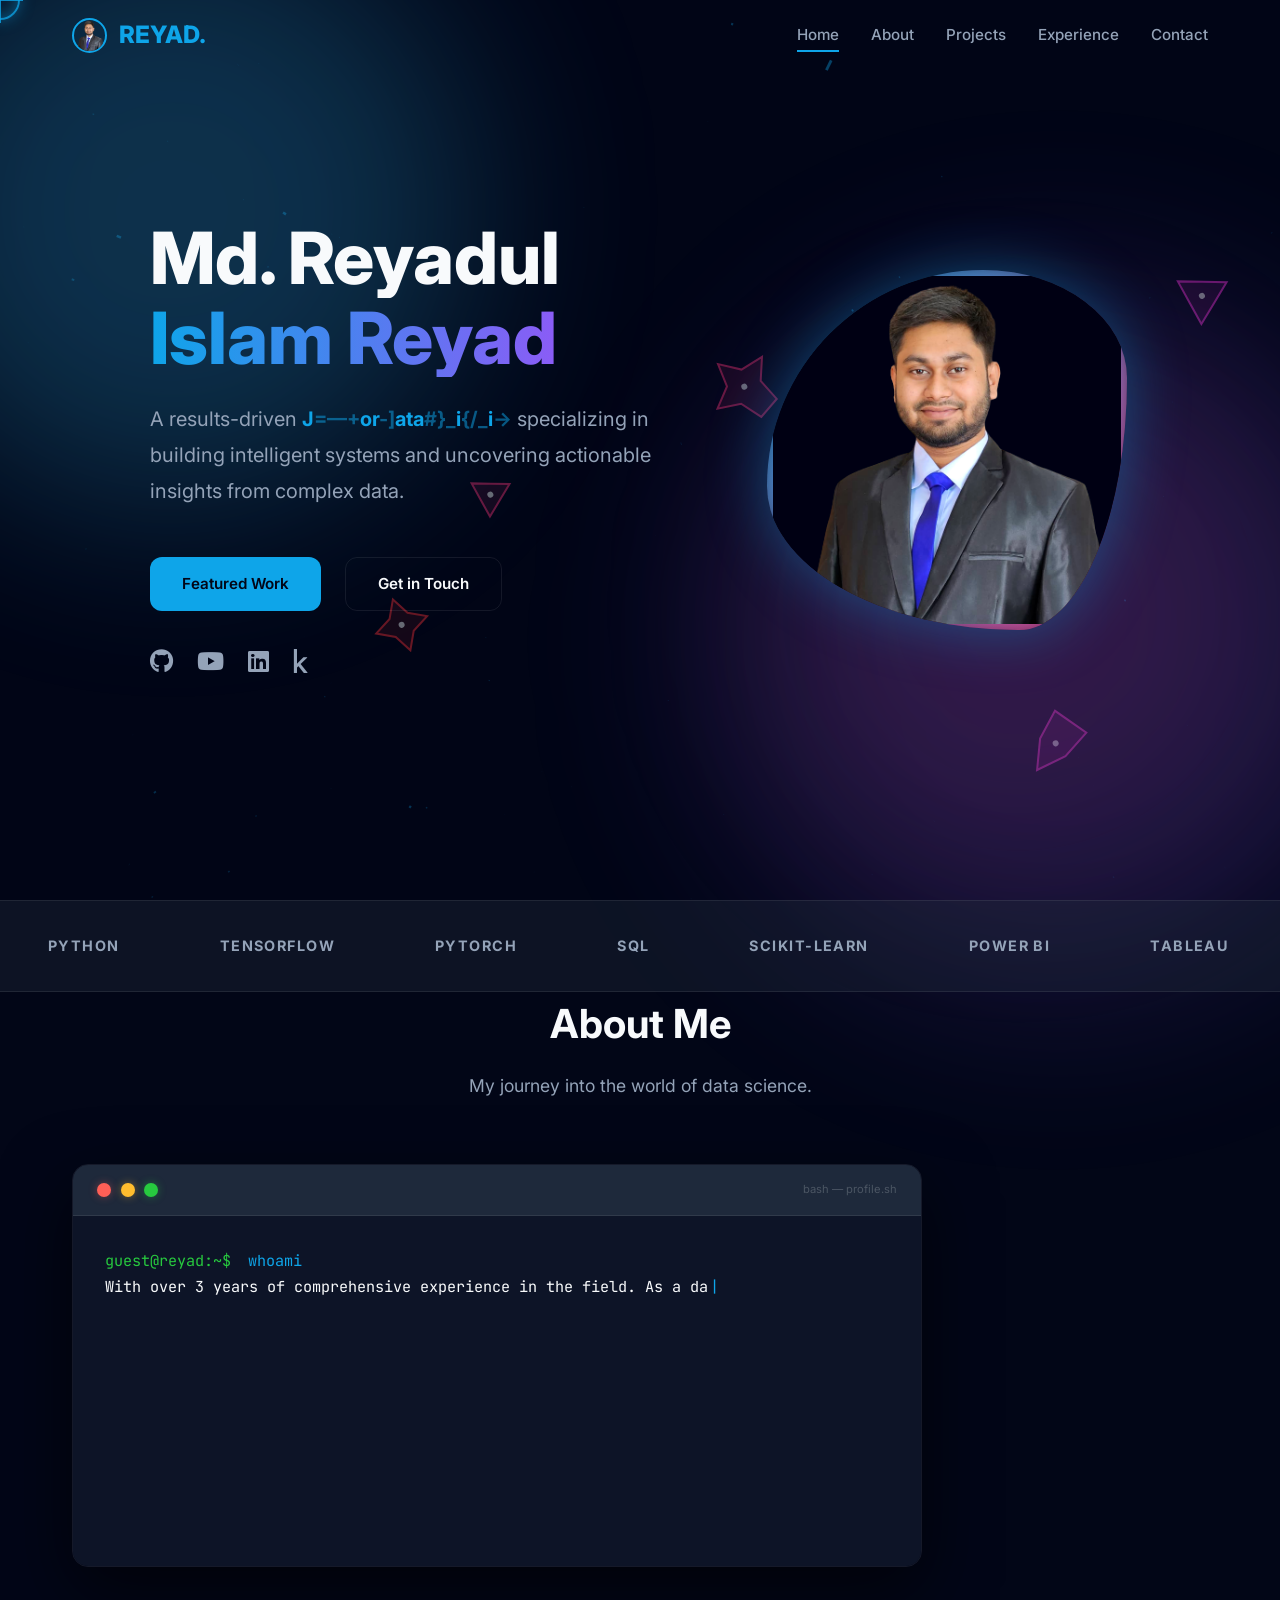
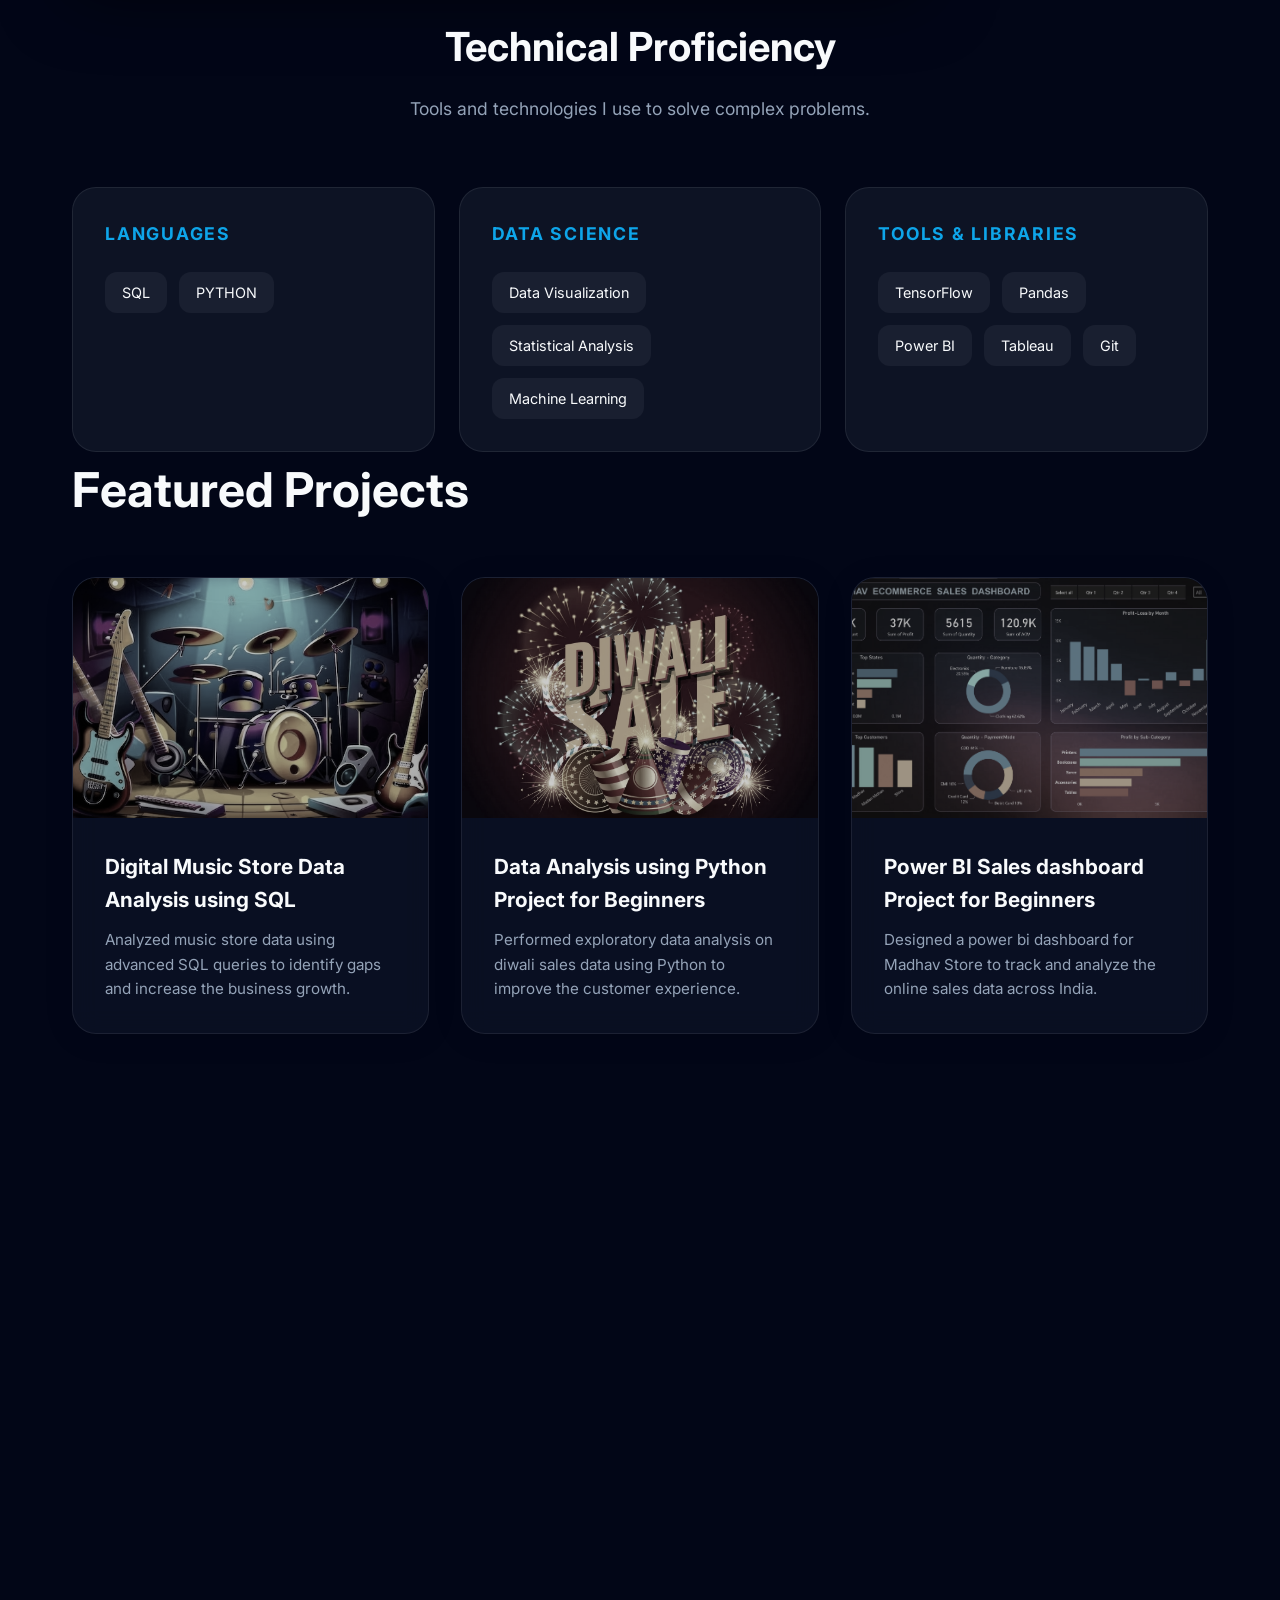
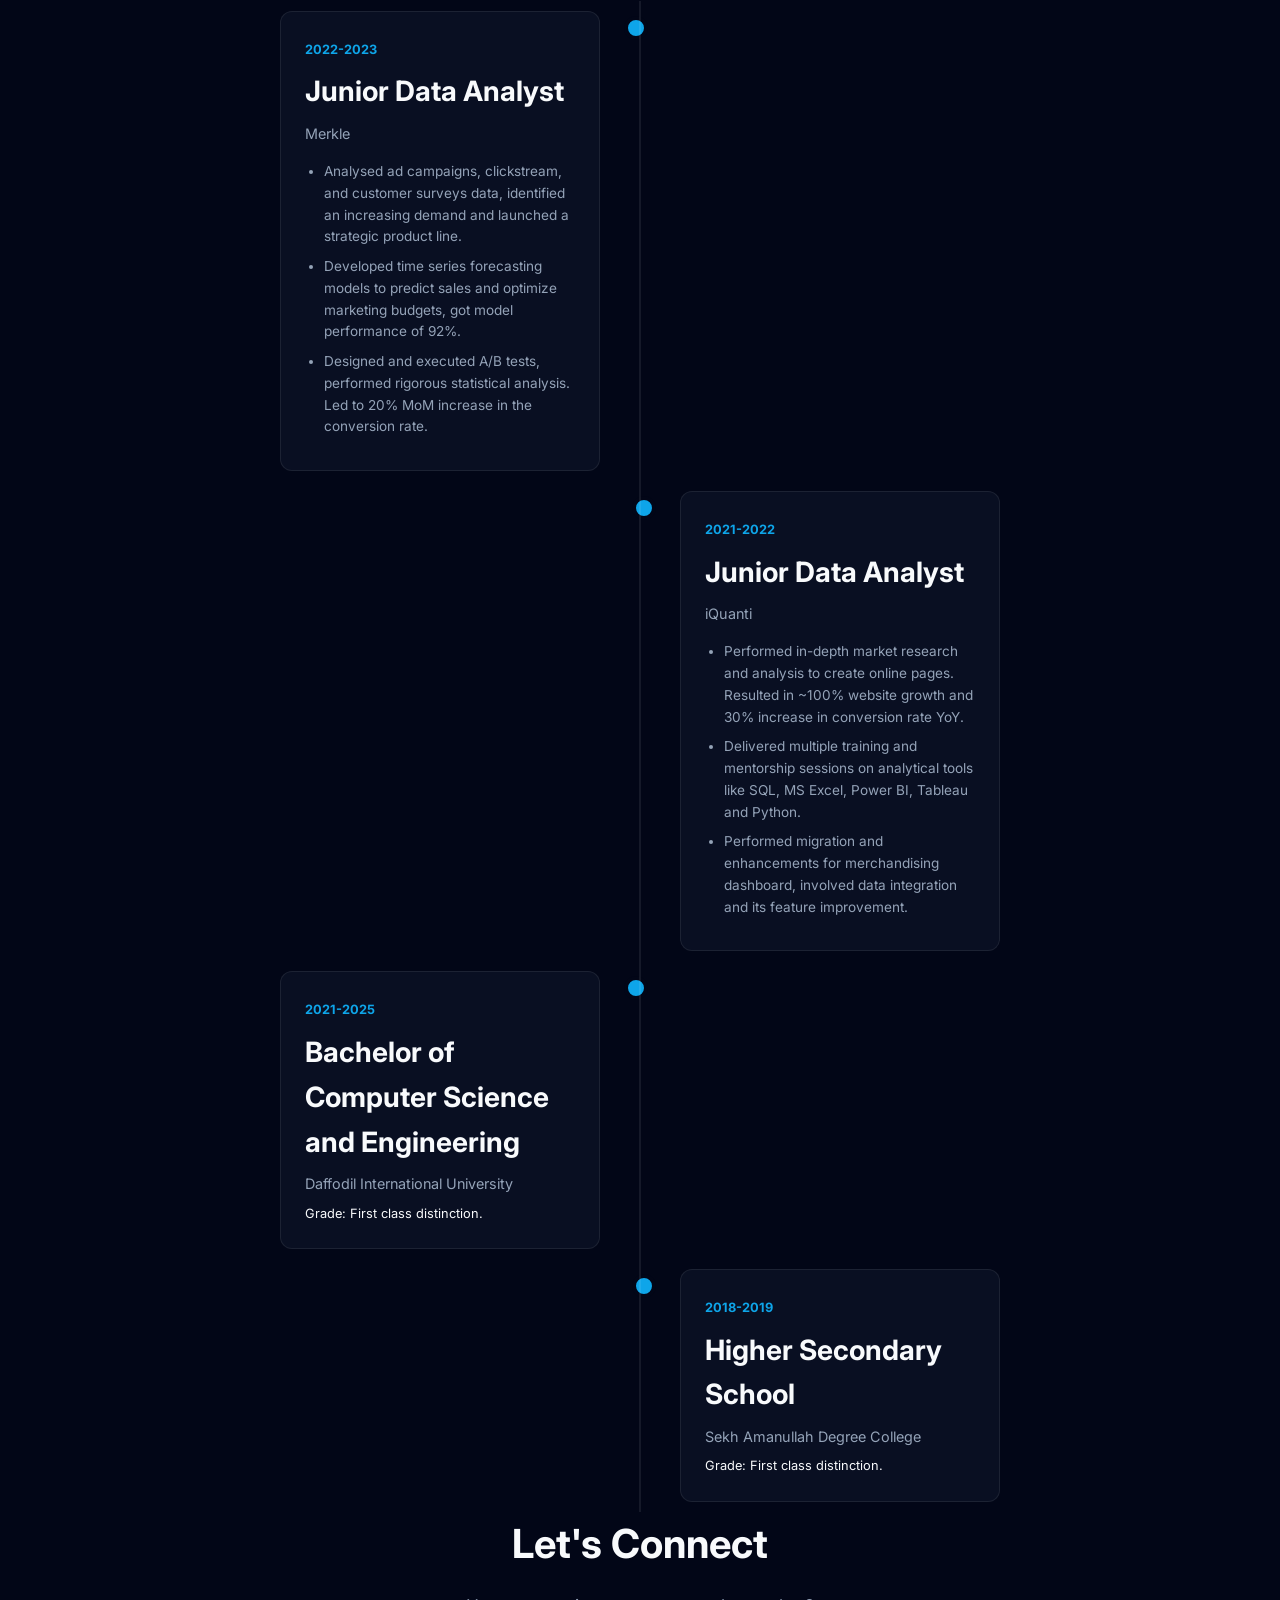
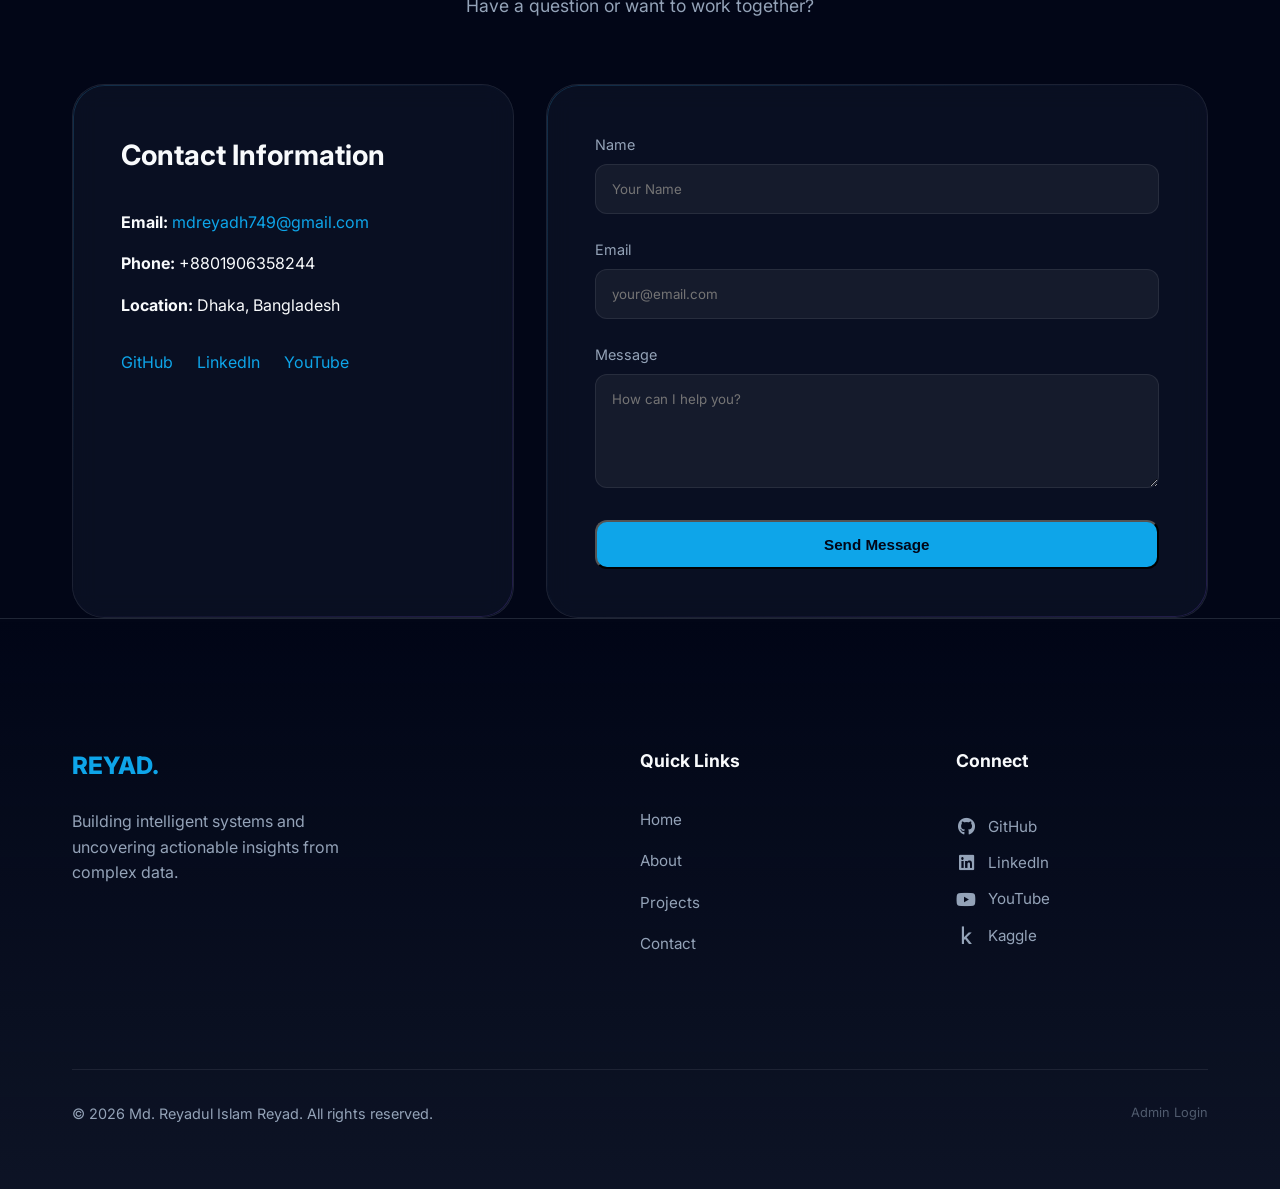
<file: index.html>
<!DOCTYPE html>
<html lang="en">
<head>
    <meta charset="UTF-8">
    <meta name="viewport" content="width=device-width, initial-scale=1.0">
    <title>Md. Reyadul Islam Reyad | Data Scientist</title>
    
    <!-- Favicon / Browser Icon -->
    <link rel="icon" type="image/png" href="images/profile.png">
    <link rel="apple-touch-icon" href="images/profile.png">
    <link rel="shortcut icon" href="images/profile.png">
    
    <!-- SEO & Open Graph -->
    <meta name="description" content="Portfolio of Md. Reyadul Islam Reyad, a Junior Data Scientist specializing in Machine Learning and Data Analytics.">
    <meta property="og:title" content="Md. Reyadul Islam Reyad | Data Scientist">
    <meta property="og:description" content="A results-driven Junior Data Scientist specializing in ML and Data Analytics.">
    <meta property="og:image" content="images/profile.png">
    <meta property="og:type" content="website">
    
    <!-- Fonts -->
    <link rel="preconnect" href="https://fonts.googleapis.com">
    <link rel="preconnect" href="https://fonts.gstatic.com" crossorigin>
    <link href="https://fonts.googleapis.com/css2?family=Inter:wght@400;600;700;800&family=JetBrains+Mono&display=swap" rel="stylesheet">
    
    <!-- CSS -->
    <link rel="stylesheet" href="css/style.css">
    
    <!-- Netlify Identity -->
    <link rel="stylesheet" href="https://cdnjs.cloudflare.com/ajax/libs/font-awesome/6.5.1/css/all.min.css">
    <script src="https://identity.netlify.com/v1/netlify-identity-widget.js"></script>
</head>
<body>
    <!-- Page Transition Overlay -->
    <div id="loader" class="loader-overlay">
        <div class="loader-content">
            <span class="loader-text">REYAD.</span>
            <div class="loader-bar"></div>
        </div>
    </div>

    <!-- Scroll Progress -->
    <div class="scroll-progress-container">
        <div class="scroll-progress-bar" id="scroll-bar"></div>
    </div>

    <!-- Background Canvas -->
    <canvas id="bg-canvas"></canvas>
    
    <!-- Background Blobs -->
    <div class="blob blob-1"></div>
    <div class="blob blob-2"></div>
    <div class="blob blob-3"></div>
    
    <!-- Premium Magnetic Cursor -->
    <div class="cursor-dot" id="cursor-dot"></div>
    <div class="cursor-ring" id="cursor-ring"></div>

    <nav id="navbar">
        <div class="container nav-content">
            <a href="#" class="logo">
                <img src="images/profile.png" alt="Logo" class="logo-img">
                <span>REYAD.</span>
            </a>
            <div class="menu-toggle" id="mobile-menu">
                <span></span>
                <span></span>
                <span></span>
            </div>
            <ul class="nav-links">
                <li><a href="#home">Home</a></li>
                <li><a href="#about">About</a></li>
                <li><a href="#projects">Projects</a></li>
                <li><a href="#experience">Experience</a></li>
                <li><a href="#contact">Contact</a></li>
            </ul>
        </div>
    </nav>

    <main>
        <!-- Hero Section -->
        <section id="home" class="hero">
            <div class="container">
                <div class="hero-grid">
                    <div class="hero-content">
                        <h1 class="reveal name-reveal">Md. Reyadul <br><span class="animated-gradient-text">Islam Reyad</span></h1>
                        <p class="reveal">A results-driven <strong>Junior Data Scientist</strong> specializing in building intelligent systems and uncovering actionable insights from complex data.</p>
                        <div class="hero-btns reveal">
                            <a href="#projects" class="btn btn-primary">Featured Work</a>
                            <a href="#contact" class="btn btn-secondary">Get in Touch</a>
                        </div>
                        <div class="hero-socials reveal">
                            <a href="https://github.com/reyad74" target="_blank" title="GitHub"><i class="fab fa-github"></i></a>
                            <a href="https://www.youtube.com/channel/UCYAXQPuj-MxA-AFno6o-tQQ" target="_blank" title="YouTube"><i class="fab fa-youtube"></i></a>
                            <a href="https://www.linkedin.com/in/md-riyadh-69451e218/" target="_blank" title="LinkedIn"><i class="fab fa-linkedin"></i></a>
                            <a href="https://www.kaggle.com/mdriyadh" target="_blank" title="Kaggle"><i class="fab fa-kaggle"></i></a>
                        </div>
                    </div>
                    <div class="hero-image reveal">
                        <div class="image-wrapper">
                            <div class="image-wrapper-inner">
                                <img src="images/profile.png" alt="Md. Reyadul Islam Reyad">
                            </div>
                        </div>
                    </div>
                </div>
            </div>
        </section>

        <!-- Tech Stack Marquee -->
        <section class="tech-marquee reveal">
            <div class="marquee-content">
                <span>PYTHON</span>
                <span>TENSORFLOW</span>
                <span>PYTORCH</span>
                <span>SQL</span>
                <span>SCIKIT-LEARN</span>
                <span>POWER BI</span>
                <span>TABLEAU</span>
                <span>PANDAS</span>
                <span>NUMPY</span>
                <!-- Duplicate for seamless loop -->
                <span>PYTHON</span>
                <span>TENSORFLOW</span>
                <span>PYTORCH</span>
                <span>SQL</span>
                <span>SCIKIT-LEARN</span>
            </div>
        </section>

        <!-- Terminal Section (About) -->
        <section id="about">
            <div class="container">
                <div class="section-header reveal">
                    <h2>About Me</h2>
                    <p>My journey into the world of data science.</p>
                </div>
                <div class="terminal reveal">
                    <div class="terminal-header">
                        <div class="dot red"></div>
                        <div class="dot yellow"></div>
                        <div class="dot green"></div>
                        <span style="margin-left: auto; font-size: 0.7rem; color: #4b5563;">bash — profile.sh</span>
                    </div>
                    <div class="terminal-body" id="terminal-content">
                        <div class="prompt-line">
                            <span class="prompt">guest@reyad:~$</span>
                            <span class="command">whoami</span>
                        </div>
                        <div class="response typing-cursor" id="whoami-response"></div>
                    </div>
                </div>
            </div>
        </section>

        <!-- Technical Skills Section -->
        <section id="skills" class="skills-section reveal">
            <div class="container">
                <div class="section-header">
                    <h2>Technical Proficiency</h2>
                    <p>Tools and technologies I use to solve complex problems.</p>
                </div>
                <div class="skills-bento" id="skills-container">
                    <!-- Categories injected by main.js -->
                </div>
            </div>
        </section>

        <!-- Projects Section -->
        <section id="projects">
            <div class="container">
                <h2 class="reveal">Featured Projects</h2>
                <div class="grid" id="projects-grid">
                    <!-- Cards injected by main.js -->
                </div>
            </div>
        </section>

        <!-- Experience & Education -->
        <section id="experience">
            <div class="container">
                <h2 class="reveal">Experience & Education</h2>
                <div class="timeline" id="experience-timeline">
                    <!-- Items injected by main.js -->
                </div>
            </div>
        </section>

        <!-- Contact Section -->
        <section id="contact">
            <div class="container">
                <div class="section-header reveal">
                    <h2>Let's Connect</h2>
                    <p>Have a question or want to work together?</p>
                </div>
                <div class="contact-grid reveal">
                    <div class="contact-info-card glass">
                        <h3>Contact Information</h3>
                        <div id="contact-details"></div>
                    </div>
                    <div class="contact-form-card glass">
                        <form id="portfolio-contact-form">
                            <div class="form-group">
                                <label>Name</label>
                                <input type="text" placeholder="Your Name" required>
                            </div>
                            <div class="form-group">
                                <label>Email</label>
                                <input type="email" placeholder="your@email.com" required>
                            </div>
                            <div class="form-group">
                                <label>Message</label>
                                <textarea placeholder="How can I help you?" rows="5" required></textarea>
                            </div>
                            <button type="submit" class="btn btn-primary w-full">Send Message</button>
                        </form>
                    </div>
                </div>
            </div>
        </section>
    </main>

    <footer class="footer">
        <div class="container">
            <div class="footer-grid">
                <div class="footer-info">
                    <h2 class="logo">REYAD.</h2>
                    <p>Building intelligent systems and uncovering actionable insights from complex data.</p>
                </div>
                <div class="footer-links">
                    <h3>Quick Links</h3>
                    <ul>
                        <li><a href="#home">Home</a></li>
                        <li><a href="#about">About</a></li>
                        <li><a href="#projects">Projects</a></li>
                        <li><a href="#contact">Contact</a></li>
                    </ul>
                </div>
                <div class="footer-social" id="footer-socials">
                    <!-- Dynamic -->
                </div>
            </div>
            <div class="footer-bottom">
                <p>&copy; <span id="year"></span> Md. Reyadul Islam Reyad. All rights reserved.</p>
                <a href="admin/index.html" class="admin-link">Admin Login</a>
            </div>
        </div>
    </footer>

    <!-- Back to Top -->
    <div class="back-to-top" id="back-to-top">
        <svg class="progress-ring" width="50" height="50">
            <circle class="progress-ring__circle" stroke="var(--accent-color)" stroke-width="3" fill="transparent" r="22" cx="25" cy="25"/>
        </svg>
        <i class="fas fa-chevron-up"></i>
    </div>

    <!-- JS -->
    <script src="js/main.js"></script>
    <script>
      if (window.netlifyIdentity) {
        window.netlifyIdentity.on("init", user => {
          if (!user) {
            window.netlifyIdentity.on("login", () => {
              document.location.href = "/admin/";
            });
          }
        });
      }
    </script>
</body>
</html>
</file>
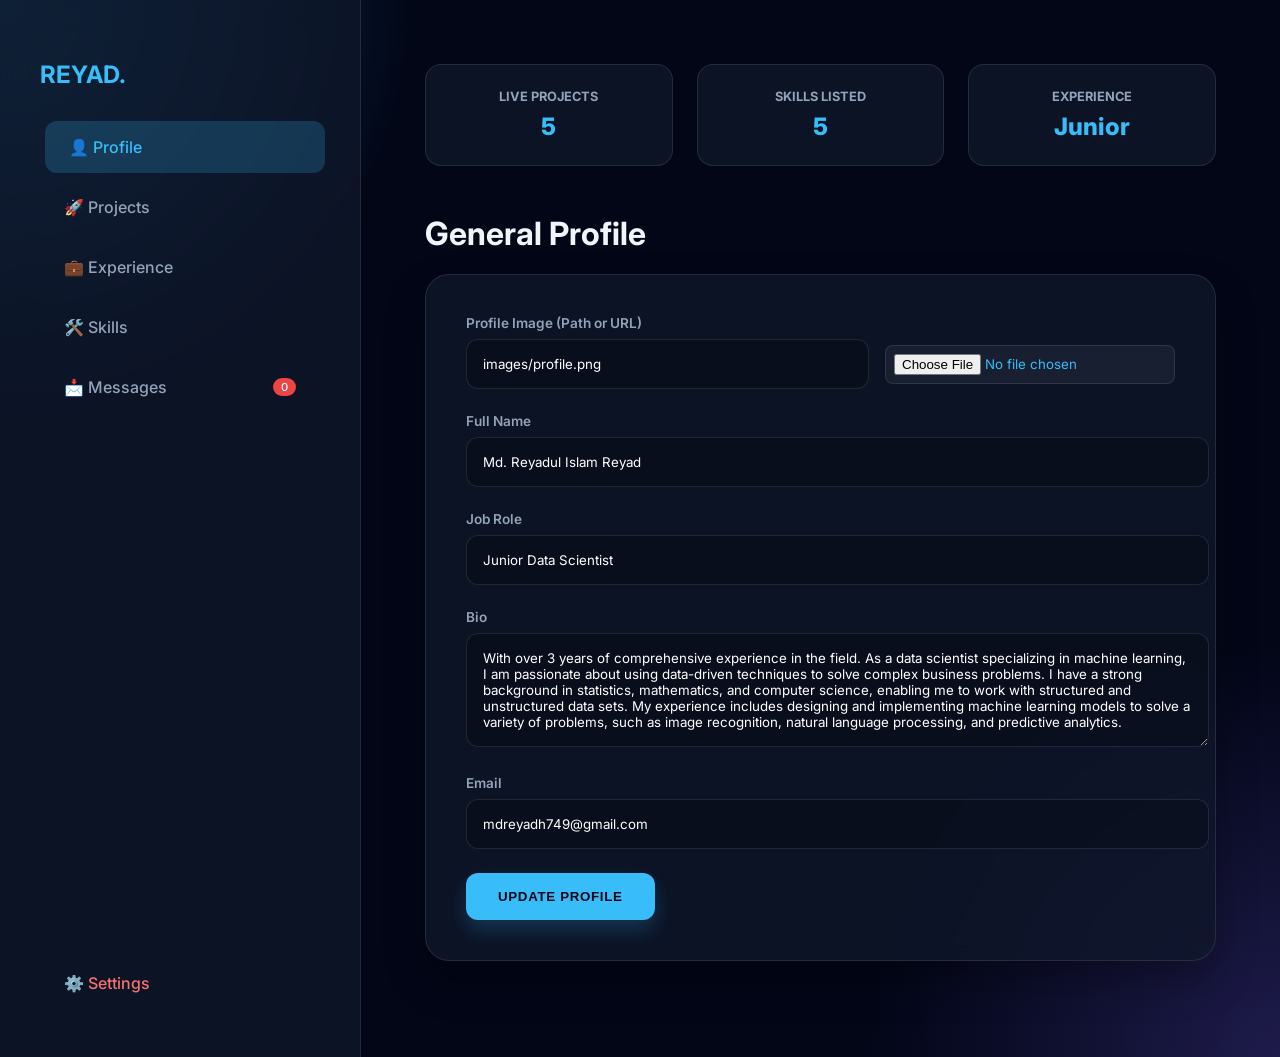
<file: admin/index.html>
<!DOCTYPE html>
<html lang="en">
<head>
    <meta charset="UTF-8">
    <meta name="viewport" content="width=device-width, initial-scale=1.0">
    <title>REYAD | Custom Admin</title>
    <link href="https://fonts.googleapis.com/css2?family=Inter:wght@400;600;700&display=swap" rel="stylesheet">
    <style>
        :root {
            --bg: #020617;
            --surface: rgba(15, 23, 42, 0.8);
            --accent: #38bdf8;
            --accent-glow: rgba(56, 189, 248, 0.2);
            --text: #f1f5f9;
            --text-dim: #94a3b8;
            --border: rgba(255,255,255,0.1);
        }
        body {
            font-family: 'Inter', sans-serif;
            background: var(--bg);
            background-image: radial-gradient(circle at 0% 0%, #0c4a6e 0%, transparent 25%),
                              radial-gradient(circle at 100% 100%, #1e1b4b 0%, transparent 25%);
            color: var(--text);
            margin: 0;
            display: flex;
            min-height: 100vh;
        }
        aside {
            width: 280px;
            background: var(--surface);
            backdrop-filter: blur(20px);
            border-right: 1px solid var(--border);
            padding: 2.5rem;
            display: flex;
            flex-direction: column;
        }
        main {
            flex: 1;
            padding: 4rem;
            max-width: 1200px;
            overflow-y: auto;
        }
        .nav-item {
            padding: 1rem 1.5rem;
            cursor: pointer;
            border-radius: 0.75rem;
            margin-bottom: 0.5rem;
            transition: all 0.3s ease;
            display: flex;
            align-items: center;
            gap: 1rem;
            color: var(--text-dim);
            font-weight: 500;
        }
        .nav-item:hover, .nav-item.active {
            background: var(--accent-glow);
            color: var(--accent);
            transform: translateX(5px);
        }
        .form-section {
            display: none;
            animation: slideUp 0.6s cubic-bezier(0.16, 1, 0.3, 1);
        }
        .form-section.active { display: block; }
        
        @keyframes slideUp { from { opacity: 0; transform: translateY(20px); } to { opacity: 1; transform: translateY(0); } }
        
        .glass-card {
            background: var(--surface);
            backdrop-filter: blur(10px);
            padding: 2.5rem;
            border-radius: 1.5rem;
            border: 1px solid var(--border);
            margin-bottom: 2rem;
            box-shadow: 0 20px 40px rgba(0,0,0,0.3);
        }
        
        .stat-grid {
            display: grid;
            grid-template-columns: repeat(3, 1fr);
            gap: 1.5rem;
            margin-bottom: 3rem;
        }
        .stat-card {
            background: var(--surface);
            padding: 1.5rem;
            border-radius: 1rem;
            border: 1px solid var(--border);
            text-align: center;
        }
        .stat-card h4 { color: var(--text-dim); margin: 0; font-size: 0.8rem; text-transform: uppercase; }
        .stat-card p { font-size: 1.5rem; font-weight: 800; margin: 0.5rem 0 0; color: var(--accent); }

        .form-group { margin-bottom: 1.5rem; }
        label { display: block; margin-bottom: 0.5rem; font-size: 0.85rem; color: var(--text-dim); font-weight: 600; }
        input, textarea {
            width: 100%;
            padding: 1rem;
            background: rgba(0,0,0,0.2);
            border: 1px solid var(--border);
            border-radius: 0.75rem;
            color: white;
            font-family: inherit;
            transition: border 0.3s;
        }
        input:focus { border-color: var(--accent); outline: none; }
        
        .btn {
            padding: 1rem 2rem;
            border: none;
            border-radius: 0.75rem;
            cursor: pointer;
            font-weight: 700;
            transition: all 0.3s;
            text-transform: uppercase;
            letter-spacing: 0.05em;
        }
        .btn-save { background: var(--accent); color: var(--bg); box-shadow: 0 10px 20px var(--accent-glow); }
        .btn-save:hover { transform: translateY(-2px); box-shadow: 0 15px 30px var(--accent-glow); }
    </style>
</head>
<body>
    <aside>
        <h2 style="color: var(--accent); margin-bottom: 2rem;">REYAD.</h2>
        <div class="nav-item active" onclick="showSection('profile')">👤 Profile</div>
        <div class="nav-item" onclick="showSection('projects')">🚀 Projects</div>
        <div class="nav-item" onclick="showSection('experience')">💼 Experience</div>
        <div class="nav-item" onclick="showSection('skills')">🛠️ Skills</div>
        <div class="nav-item" onclick="showSection('messages')" style="display: flex; justify-content: space-between;">
            <span>📩 Messages</span>
            <span id="msg-count" style="background: #ef4444; color: white; padding: 2px 8px; border-radius: 10px; font-size: 0.7rem;">0</span>
        </div>
        <div class="nav-item" onclick="showSection('config')" style="margin-top: auto; color: #f87171;">⚙️ Settings</div>
    </aside>

    <main>
        <div id="config" class="form-section">
            <h1>Admin Settings</h1>
            <div class="config-card">
                <p>To save changes to your website, you need a GitHub Personal Access Token.</p>
                <div class="form-group">
                    <label>GitHub Token (PAT)</label>
                    <input type="password" id="gh-token" placeholder="ghp_xxxxxxxxxxxx">
                </div>
                <button class="btn btn-save" onclick="saveToken()">Save Token Locally</button>
            </div>
        </div>

        <div id="profile" class="form-section active">
            <div class="stat-grid">
                <div class="stat-card"><h4>Live Projects</h4><p id="stat-projects">0</p></div>
                <div class="stat-card"><h4>Skills Listed</h4><p id="stat-skills">0</p></div>
                <div class="stat-card"><h4>Experience</h4><p>Junior</p></div>
            </div>
            <h1>General Profile</h1>
            <div class="glass-card">
                <div id="profile-form"></div>
                <button class="btn btn-save" onclick="saveData('profile')">Update Profile</button>
            </div>
        </div>

        <div id="projects" class="form-section">
            <div style="display: flex; justify-content: space-between; align-items: center; margin-bottom: 2rem;">
                <h1>Project Management</h1>
                <button class="btn" style="background: var(--text); color: var(--bg);" onclick="addProject()">+ Add Project</button>
            </div>
            <div class="glass-card">
                <div id="projects-container"></div>
                <button class="btn btn-save" onclick="saveData('projects')">Save All Projects</button>
            </div>
        </div>

        <div id="experience" class="form-section">
            <div style="display: flex; justify-content: space-between; align-items: center; margin-bottom: 2rem;">
                <h1>Experience & Education</h1>
                <button class="btn" style="background: var(--text); color: var(--bg);" onclick="addItem('experience')">+ Add Experience</button>
            </div>
            <div class="glass-card">
                <div id="experience-form"></div>
                <button class="btn btn-save" onclick="saveData('experience')">Save All Timeline</button>
            </div>
        </div>

        <div id="skills" class="form-section">
            <div style="display: flex; justify-content: space-between; align-items: center; margin-bottom: 2rem;">
                <h1>Technical Skills</h1>
                <button class="btn" style="background: var(--text); color: var(--bg);" onclick="addItem('skills')">+ Add Skill</button>
            </div>
            <div class="glass-card">
                <div id="skills-form"></div>
                <button class="btn btn-save" onclick="saveData('skills')">Save All Skills</button>
            </div>
        </div>

        <div id="messages" class="form-section">
            <h1>Recent Inquiries</h1>
            <div class="glass-card">
                <div id="messages-container">
                    <p style="color: var(--text-secondary); text-align: center; padding: 2rem;">No messages yet.</p>
                </div>
            </div>
        </div>
    </main>

    <script src="admin.js"></script>
</body>
</html>
</file>
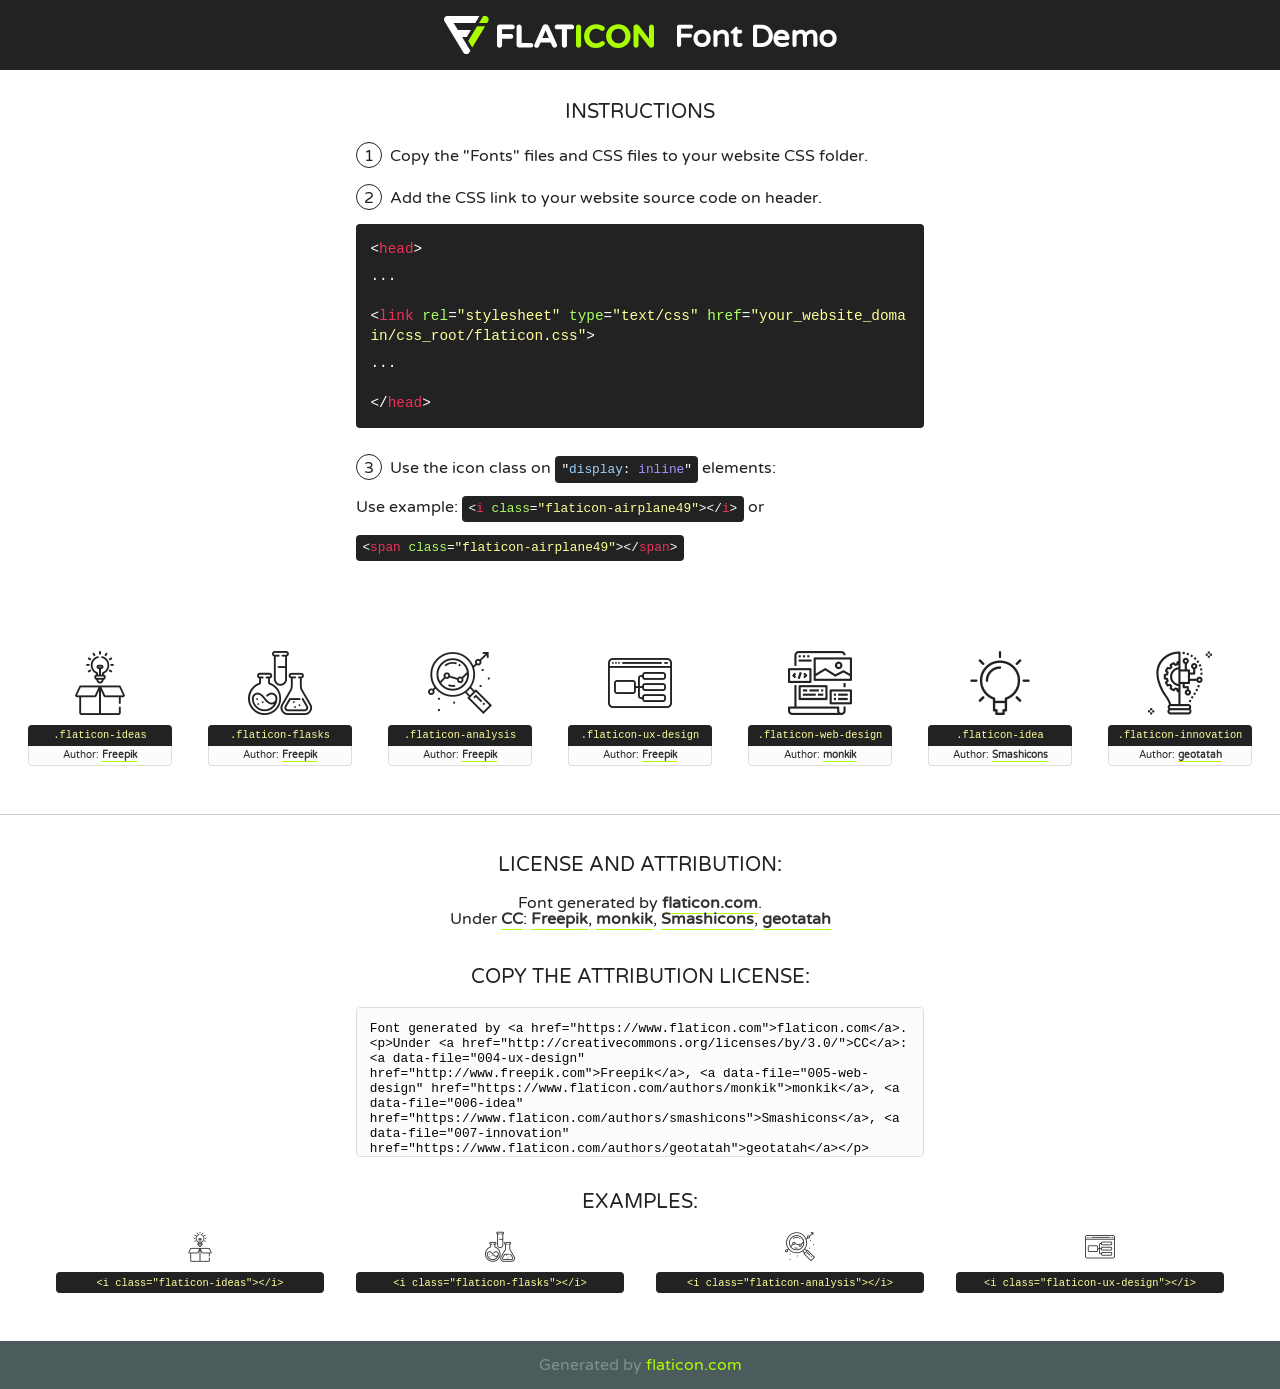
<file: fonts/flaticon/font/flaticon.html>
<!DOCTYPE html>
<!--
  Flaticon icon font: Flaticon
  Creation date: 20/03/2019 02:18
-->
<html>
<!DOCTYPE html>
<html>

<head>
    <title>Flaticon WebFont</title>
    <link href="http://fonts.googleapis.com/css?family=Varela+Round" rel="stylesheet" type="text/css" />
    <link rel="stylesheet" type="text/css" href="flaticon.css">
    <meta charset="UTF-8">
    <style>
    html, body, div, span, applet, object, iframe,
    h1, h2, h3, h4, h5, h6, p, blockquote, pre,
    a, abbr, acronym, address, big, cite, code,
    del, dfn, em, img, ins, kbd, q, s, samp,
    small, strike, strong, sub, sup, tt, var,
    b, u, i, center,
    dl, dt, dd, ol, ul, li,
    fieldset, form, label, legend,
    table, caption, tbody, tfoot, thead, tr, th, td,
    article, aside, canvas, details, embed, 
    figure, figcaption, footer, header, hgroup, 
    menu, nav, output, ruby, section, summary,
    time, mark, audio, video {
        margin: 0;
        padding: 0;
        border: 0;
        font-size: 100%;
        font: inherit;
        vertical-align: baseline;
    }
    /* HTML5 display-role reset for older browsers */
    article, aside, details, figcaption, figure, 
    footer, header, hgroup, menu, nav, section {
        display: block;
    }
    body {
        line-height: 1;
    }
    ol, ul {
        list-style: none;
    }
    blockquote, q {
        quotes: none;
    }
    blockquote:before, blockquote:after,
    q:before, q:after {
        content: '';
        content: none;
    }
    table {
        border-collapse: collapse;
        border-spacing: 0;
    }
    body {
        font-family: 'Varela Round', Helvetica, Arial, sans-serif;
        font-size: 16px;
        color: #222;
    }
    a {
        color: #333;
        border-bottom: 1px solid #a9fd00;
        font-weight: bold;
        text-decoration: none;
    }
    * {
        -moz-box-sizing: border-box;
        -webkit-box-sizing: border-box;
        box-sizing: border-box;
        margin: 0;
        padding: 0;
    }
    [class^="flaticon-"]:before, [class*=" flaticon-"]:before, [class^="flaticon-"]:after, [class*=" flaticon-"]:after {
        font-family: Flaticon;
        font-size: 30px;
        font-style: normal;
        margin-left: 20px;
        color: #333;
    }
    .wrapper {
        max-width: 600px;
        margin: auto;
        padding: 0 1em;
    }
    .title {
        font-size: 1.25em;
        text-align: center;
        margin-bottom: 1em;
        text-transform: uppercase;
    }
    header {
        text-align: center;
        background-color: #222;
        color: #fff;
        padding: 1em;
    }
    header .logo {
        width: 210px;
        height: 38px;
        display: inline-block;
        vertical-align: middle;
        margin-right: 1em;
        border: none;
    }
    header strong {
        font-size: 1.95em;
        font-weight: bold;
        vertical-align: middle;
        margin-top: 5px;
        display: inline-block;
    }
    .demo {
        margin: 2em auto;
        line-height: 1.25em;
    }
    .demo ul li {
        margin-bottom: 1em;
    }
    .demo ul li .num {
        color: #222;
        border-radius: 20px;
        display: inline-block;
        width: 26px;
        padding: 3px;
        height: 26px;
        text-align: center;
        margin-right: 0.5em;
        border: 1px solid #222;
    }
    .demo ul li code {
        background-color: #222;
        border-radius: 4px;
        padding: 0.25em 0.5em;
        display: inline-block;
        color: #fff;
        font-family: Consolas,Monaco,Lucida Console,Liberation Mono,DejaVu Sans Mono,Bitstream Vera Sans Mono,Courier New, monospace;
        font-weight: lighter;
        margin-top: 1em;
        font-size: 0.8em;
        word-break: break-all;
    }
    .demo ul li code.big {
        padding: 1em;
        font-size: 0.9em;
    }
    .demo ul li code .red {
        color: #EF3159;
    }
    .demo ul li code .green {
        color: #ACFF65;
    }
    .demo ul li code .yellow {
        color: #FFFF99;
    }
    .demo ul li code .blue {
        color: #99D3FF;
    }
    .demo ul li code .purple {
        color: #A295FF;
    }
    .demo ul li code .dots {
        margin-top: 0.5em;
        display: block;
    }
    #glyphs {
        border-bottom: 1px solid #ccc;
        padding: 2em 0;
        text-align: center;
    }
    .glyph {
        display: inline-block;
        width: 9em;
        margin: 1em;
        text-align: center;
        vertical-align: top;
        background: #FFF;
    }
    .glyph .glyph-icon {
        padding: 10px;
        display: block;
        font-family:"Flaticon";
        font-size: 64px;
        line-height: 1;
    }
    .glyph .glyph-icon:before {
        font-size: 64px;
        color: #222;
        margin-left: 0;
    }
    .class-name {
        font-size: 0.65em;
        background-color: #222;
        color: #fff;
        border-radius: 4px 4px 0 0;
        padding: 0.5em;
        color: #FFFF99;
        font-family: Consolas,Monaco,Lucida Console,Liberation Mono,DejaVu Sans Mono,Bitstream Vera Sans Mono,Courier New, monospace;
    }
    .author-name {
        font-size: 0.6em;
        background-color: #fcfcfd;
        border: 1px solid #DEDEE4;
        border-top: 0;
        border-radius: 0 0 4px 4px;
        padding: 0.5em;
    }
    .class-name:last-child {
        font-size: 10px;
        color:#888;
    }
    .class-name:last-child a {
        font-size: 10px;
        color:#555;
    }
    .class-name:last-child a:hover {
        color:#a9fd00;
    }
    .glyph > input {
        display: block;
        width: 100px;
        margin: 5px auto;
        text-align: center;
        font-size: 12px;
        cursor: text;
    }
    .glyph > input.icon-input {
        font-family:"Flaticon";
        font-size: 16px;
        margin-bottom: 10px;
    }
    .attribution .title {
        margin-top: 2em;
    }
    .attribution textarea {
        background-color: #fcfcfd;
        padding: 1em;
        border: none;
        box-shadow: none;
        border: 1px solid #DEDEE4;
        border-radius: 4px;
        resize: none;
        width: 100%;
        height: 150px;
        font-size: 0.8em;
        font-family: Consolas,Monaco,Lucida Console,Liberation Mono,DejaVu Sans Mono,Bitstream Vera Sans Mono,Courier New, monospace;
        -webkit-appearance: none;
    }
    .iconsuse {
        margin: 2em auto;
        text-align: center;
        max-width: 1200px;
    }
    .iconsuse:after {
        content: '';
        display: table;
        clear: both;
    }
    .iconsuse .image {
        float: left;
        width: 25%;
        padding: 0 1em;
    }
    .iconsuse .image p {
        margin-bottom: 1em;
    }
    .iconsuse .image span {
        display: block;
        font-size: 0.65em;
        background-color: #222;
        color: #fff;
        border-radius: 4px;
        padding: 0.5em;
        color: #FFFF99;
        margin-top: 1em;
        font-family: Consolas,Monaco,Lucida Console,Liberation Mono,DejaVu Sans Mono,Bitstream Vera Sans Mono,Courier New, monospace;
    }
    #footer {
        text-align: center;
        background-color: #4C5B5C;
        color: #7c9192;
        padding: 1em;
    }
    #footer a {
        border: none;
        color: #a9fd00;
        font-weight: normal;
    }
    @media (max-width: 960px) {
        .iconsuse .image {
            width: 50%;
        }
    }
    @media (max-width: 560px) {
        .iconsuse .image {
            width: 100%;
        }
    }
    </style>
</head>

<body class="characters-off">

    <header>
        <a href="https://www.flaticon.com" target="_blank" class="logo">
            <svg version="1.1" xmlns="http://www.w3.org/2000/svg" xmlns:xlink="http://www.w3.org/1999/xlink" xmlns:a="http://ns.adobe.com/AdobeSVGViewerExtensions/3.0/" viewBox="0 0 560.875 102.036" enable-background="new 0 0 560.875 102.036" xml:space="preserve">
                <defs>
                </defs>
                <g>
                    <g class="letters">
                        <path fill="#ffffff" d="M141.596,29.675c0-3.777,2.985-6.767,6.764-6.767h34.438c3.426,0,6.15,2.728,6.15,6.15
                        c0,3.43-2.724,6.149-6.15,6.149h-27.674v13.091h23.719c3.429,0,6.151,2.724,6.151,6.15c0,3.43-2.723,6.149-6.151,6.149h-23.719
                        v17.574c0,3.773-2.986,6.761-6.764,6.761c-3.779,0-6.764-2.989-6.764-6.761V29.675z"></path>
                        <path fill="#ffffff" d="M193.844,29.149c0-3.781,2.985-6.767,6.764-6.767c3.776,0,6.763,2.985,6.763,6.767v42.957h25.039
                        c3.426,0,6.149,2.726,6.149,6.153c0,3.425-2.723,6.15-6.149,6.15h-31.802c-3.779,0-6.764-2.986-6.764-6.768V29.149z"></path>
                        <path fill="#ffffff" d="M241.891,75.71l21.438-48.407c1.492-3.341,4.215-5.357,7.906-5.357h0.792
                        c3.686,0,6.323,2.017,7.815,5.357l21.439,48.407c0.436,0.967,0.701,1.845,0.701,2.723c0,3.602-2.809,6.501-6.414,6.501
                        c-3.161,0-5.269-1.845-6.499-4.655l-4.132-9.661h-27.059l-4.301,10.102c-1.144,2.631-3.426,4.214-6.237,4.214
                        c-3.517,0-6.24-2.81-6.24-6.325C241.1,77.64,241.451,76.677,241.891,75.71z M279.932,58.666l-8.521-20.297l-8.526,20.297H279.932
                        z"></path>
                        <path fill="#ffffff" d="M314.864,35.387H301.86c-3.429,0-6.239-2.813-6.239-6.238c0-3.429,2.811-6.24,6.239-6.24h39.533
                        c3.426,0,6.237,2.811,6.237,6.24c0,3.425-2.811,6.238-6.237,6.238h-13.001v42.785c0,3.773-2.99,6.761-6.764,6.761
                        c-3.779,0-6.764-2.989-6.764-6.761V35.387z"></path>
                        <path fill="#A9FD00" d="M352.615,29.149c0-3.781,2.985-6.767,6.767-6.767c3.774,0,6.761,2.985,6.761,6.767v49.024
                        c0,3.773-2.987,6.761-6.761,6.761c-3.781,0-6.767-2.989-6.767-6.761V29.149z"></path>
                        <path fill="#A9FD00" d="M374.132,53.836v-0.179c0-17.481,13.178-31.801,32.065-31.801c9.22,0,15.459,2.458,20.557,6.238
                        c1.402,1.054,2.637,2.985,2.637,5.357c0,3.692-2.985,6.59-6.681,6.59c-1.845,0-3.071-0.702-4.044-1.319
                        c-3.776-2.813-7.729-4.393-12.562-4.393c-10.364,0-17.831,8.611-17.831,19.154v0.173c0,10.542,7.291,19.329,17.831,19.329
                        c5.715,0,9.492-1.756,13.359-4.834c1.049-0.874,2.458-1.491,4.039-1.491c3.429,0,6.325,2.813,6.325,6.236
                        c0,2.106-1.056,3.78-2.282,4.834c-5.539,4.834-12.036,7.733-21.878,7.733C387.572,85.464,374.132,71.493,374.132,53.836z"></path>
                        <path fill="#A9FD00" d="M433.009,53.836v-0.179c0-17.481,13.79-31.801,32.766-31.801c18.981,0,32.592,14.143,32.592,31.628v0.173
                        c0,17.483-13.785,31.807-32.769,31.807C446.625,85.464,433.009,71.32,433.009,53.836z M484.224,53.836v-0.179
                        c0-10.539-7.725-19.326-18.626-19.326c-10.893,0-18.449,8.611-18.449,19.154v0.173c0,10.542,7.73,19.329,18.626,19.329
                        C476.676,72.986,484.224,64.378,484.224,53.836z"></path>
                        <path fill="#A9FD00" d="M506.233,29.321c0-3.774,2.99-6.763,6.767-6.763h1.401c3.252,0,5.183,1.583,7.029,3.953l26.093,34.265
                        V29.059c0-3.692,2.99-6.677,6.681-6.677c3.683,0,6.671,2.985,6.671,6.677v48.934c0,3.78-2.987,6.765-6.764,6.765h-0.436
                        c-3.257,0-5.188-1.581-7.034-3.953l-27.056-35.492v32.944c0,3.687-2.985,6.676-6.678,6.676c-3.683,0-6.673-2.989-6.673-6.676
                        V29.321z"></path>
                    </g>
                    <g class="insignia">
                        <path fill="#ffffff" d="M48.372,56.137h12.517l11.156-18.537H37.186L25.688,18.539h57.825L94.668,0H9.271
                        C5.925,0,2.842,1.801,1.198,4.716c-1.644,2.907-1.593,6.482,0.134,9.343l50.38,83.501c1.678,2.781,4.689,4.476,7.938,4.476
                        c3.246,0,6.257-1.695,7.935-4.476l2.898-4.804L48.372,56.137z"></path>
                        <g class="i">
                            <path fill="#A9FD00" d="M93.575,18.539h0.031v0.004l21.652,0.004l2.705-4.488c1.727-2.861,1.778-6.436,0.133-9.343
                            C116.454,1.801,113.371,0,110.026,0h-5.294L93.575,18.539z"></path>
                            <polygon fill="#A9FD00" points="88.291,27.356 64.725,66.486 75.519,84.404 109.942,27.356"></polygon>
                        </g>
                    </g>
                </g>
            </svg>
        </a>
        <strong>Font Demo</strong>
    </header>


    <section class="demo wrapper">

        <p class="title">Instructions</p>

        <ul>
            <li>
                <span class="num">1</span>Copy the "Fonts" files and CSS files to your website CSS folder.
            </li>
            <li>
                <span class="num">2</span>Add the CSS link to your website source code on header.
                <code class="big">
                    &lt;<span class="red">head</span>&gt;
                    <br/><span class="dots">...</span>
                    <br/>&lt;<span class="red">link</span> <span class="green">rel</span>=<span class="yellow">"stylesheet"</span> <span class="green">type</span>=<span class="yellow">"text/css"</span> <span class="green">href</span>=<span class="yellow">"your_website_domain/css_root/flaticon.css"</span>&gt;
                    <br/><span class="dots">...</span>
                    <br/>&lt;/<span class="red">head</span>&gt;
                </code>
            </li>

            <li>
                <p>
                    <span class="num">3</span>Use the icon class on <code>"<span class="blue">display</span>:<span class="purple"> inline</span>"</code> elements:
                    <br />
                    Use example: <code>&lt;<span class="red">i</span> <span class="green">class</span>=<span class="yellow">&quot;flaticon-airplane49&quot;</span>&gt;&lt;/<span class="red">i</span>&gt;</code> or <code>&lt;<span class="red">span</span> <span class="green">class</span>=<span class="yellow">&quot;flaticon-airplane49&quot;</span>&gt;&lt;/<span class="red">span</span>&gt;</code>
            </li>
        </ul>

    </section>




   <section id="glyphs">          
    
      
        <div class="glyph"><div class="glyph-icon flaticon-ideas"></div>
            <div class="class-name">.flaticon-ideas</div>
            <div class="author-name">Author: <a data-file="001-ideas" href="http://www.freepik.com">Freepik</a> </div> 
        </div>        
        
        <div class="glyph"><div class="glyph-icon flaticon-flasks"></div>
            <div class="class-name">.flaticon-flasks</div>
            <div class="author-name">Author: <a data-file="002-flasks" href="http://www.freepik.com">Freepik</a> </div> 
        </div>        
        
        <div class="glyph"><div class="glyph-icon flaticon-analysis"></div>
            <div class="class-name">.flaticon-analysis</div>
            <div class="author-name">Author: <a data-file="003-analysis" href="http://www.freepik.com">Freepik</a> </div> 
        </div>        
        
        <div class="glyph"><div class="glyph-icon flaticon-ux-design"></div>
            <div class="class-name">.flaticon-ux-design</div>
            <div class="author-name">Author: <a data-file="004-ux-design" href="http://www.freepik.com">Freepik</a> </div> 
        </div>        
        
        <div class="glyph"><div class="glyph-icon flaticon-web-design"></div>
            <div class="class-name">.flaticon-web-design</div>
            <div class="author-name">Author: <a data-file="005-web-design" href="https://www.flaticon.com/authors/monkik">monkik</a> </div> 
        </div>        
        
        <div class="glyph"><div class="glyph-icon flaticon-idea"></div>
            <div class="class-name">.flaticon-idea</div>
            <div class="author-name">Author: <a data-file="006-idea" href="https://www.flaticon.com/authors/smashicons">Smashicons</a> </div> 
        </div>        
        
        <div class="glyph"><div class="glyph-icon flaticon-innovation"></div>
            <div class="class-name">.flaticon-innovation</div>
            <div class="author-name">Author: <a data-file="007-innovation" href="https://www.flaticon.com/authors/geotatah">geotatah</a> </div> 
        </div>        
        

    </section>



    <section class="attribution wrapper"   style="text-align:center;">

      <div class="title">License and attribution:</div><div class="attrDiv">Font generated by <a href="https://www.flaticon.com">flaticon.com</a>. <div><p>Under <a href="http://creativecommons.org/licenses/by/3.0/">CC</a>: <a data-file="004-ux-design" href="http://www.freepik.com">Freepik</a>, <a data-file="005-web-design" href="https://www.flaticon.com/authors/monkik">monkik</a>, <a data-file="006-idea" href="https://www.flaticon.com/authors/smashicons">Smashicons</a>, <a data-file="007-innovation" href="https://www.flaticon.com/authors/geotatah">geotatah</a></p>  </div>
      </div>
      <div class="title">Copy the Attribution License:</div>

    <textarea onclick="this.focus();this.select();">Font generated by &lt;a href=&quot;https://www.flaticon.com&quot;&gt;flaticon.com&lt;/a&gt;. <p>Under <a href="http://creativecommons.org/licenses/by/3.0/">CC</a>: <a data-file="004-ux-design" href="http://www.freepik.com">Freepik</a>, <a data-file="005-web-design" href="https://www.flaticon.com/authors/monkik">monkik</a>, <a data-file="006-idea" href="https://www.flaticon.com/authors/smashicons">Smashicons</a>, <a data-file="007-innovation" href="https://www.flaticon.com/authors/geotatah">geotatah</a></p>  
     </textarea>

    </section>

    <section class="iconsuse">

          <div class="title">Examples:</div>            
             
            <div class="image">
                <p>
                    <i class="glyph-icon flaticon-ideas"></i> 
                    <span>&lt;i class=&quot;flaticon-ideas&quot;&gt;&lt;/i&gt;</span>
                </p>
            </div>
            
            <div class="image">
                <p>
                    <i class="glyph-icon flaticon-flasks"></i> 
                    <span>&lt;i class=&quot;flaticon-flasks&quot;&gt;&lt;/i&gt;</span>
                </p>
            </div>
            
            <div class="image">
                <p>
                    <i class="glyph-icon flaticon-analysis"></i> 
                    <span>&lt;i class=&quot;flaticon-analysis&quot;&gt;&lt;/i&gt;</span>
                </p>
            </div>
            
            <div class="image">
                <p>
                    <i class="glyph-icon flaticon-ux-design"></i> 
                    <span>&lt;i class=&quot;flaticon-ux-design&quot;&gt;&lt;/i&gt;</span>
                </p>
            </div>
                       
        </div>
                            
    </section>

<div id="footer">
    <div>Generated by <a href="https://www.flaticon.com">flaticon.com</a>
    </div>
</div>



</body>
</html>
</file>
<file: css/style.css>
/* 
  Premium Design System for Portfolio
  Inspired by rsakib.com
*/

:root {
  --bg-color: #020617; /* Deep Slate Midnight */
  --card-bg: rgba(15, 23, 42, 0.6);
  --text-primary: #f8fafc;
  --text-secondary: #94a3b8;
  --accent-color: #0ea5e9; /* Professional Light Blue */
  --accent-glow: rgba(14, 165, 233, 0.4);
  --border-color: rgba(255, 255, 255, 0.08);
  --surface-color: rgba(30, 41, 59, 0.4);
  --transition: all 0.4s cubic-bezier(0.4, 0, 0.2, 1);
}

* {
  margin: 0;
  padding: 0;
  box-sizing: border-box;
}

body {
  font-family: 'Inter', system-ui, -apple-system, sans-serif;
  background-color: var(--bg-color);
  color: var(--text-primary);
  line-height: 1.6;
  overflow-x: hidden;
  position: relative;
}

/* Page Loader */
.loader-overlay {
  position: fixed;
  top: 0;
  left: 0;
  width: 100%;
  height: 100%;
  background: var(--bg-color);
  display: flex;
  justify-content: center;
  align-items: center;
  z-index: 11000;
  transition: opacity 0.8s cubic-bezier(0.65, 0, 0.35, 1);
}

.loader-content {
  text-align: center;
}

.loader-text {
  font-size: 3rem;
  font-weight: 900;
  letter-spacing: 0.5rem;
  color: var(--text-primary);
  display: block;
  margin-bottom: 1rem;
}

.loader-bar {
  width: 200px;
  height: 2px;
  background: var(--border-color);
  position: relative;
  overflow: hidden;
  margin: 0 auto;
}

.loader-bar::after {
  content: '';
  position: absolute;
  left: -100%;
  width: 100%;
  height: 100%;
  background: var(--accent-color);
  animation: loading 2s infinite;
}

@keyframes loading {
  0% { left: -100%; }
  100% { left: 100%; }
}

/* Scroll Progress */
.scroll-progress-container {
  position: fixed;
  top: 0;
  left: 0;
  width: 100%;
  height: 3px;
  z-index: 10001;
  background: transparent;
}

.scroll-progress-bar {
  height: 100%;
  background: var(--accent-color);
  width: 0%;
  box-shadow: 0 0 10px var(--accent-glow);
}

/* Background Blobs */
.blob {
  position: fixed;
  filter: blur(100px);
  z-index: -2;
  opacity: 0.6;
  border-radius: 50%;
  animation: pulseBlob 10s ease-in-out infinite alternate;
}

@keyframes pulseBlob {
  0% { transform: scale(1); opacity: 0.5; }
  100% { transform: scale(1.2); opacity: 0.8; }
}

.blob-1 {
  top: -10%;
  left: -10%;
  width: 600px;
  height: 600px;
  background: rgba(56, 189, 248, 0.4);
}

.blob-2 {
  bottom: -10%;
  right: -10%;
  width: 700px;
  height: 700px;
  background: rgba(139, 92, 246, 0.3);
  animation-delay: -5s;
}

.blob-3 {
  top: 40%;
  left: 60%;
  width: 500px;
  height: 500px;
  background: rgba(236, 72, 153, 0.2);
  animation-delay: -2s;
}

a {
  text-decoration: none;
  color: inherit;
  transition: var(--transition);
}

/* Typography */
/* Typography with Fluid Sizing */
h1 { font-size: clamp(2.5rem, 8vw, 4.5rem); }
h2 { font-size: clamp(2rem, 5vw, 3rem); }
h3 { font-size: clamp(1.25rem, 3vw, 1.75rem); }

/* Glassmorphism */
.glass {
  background: rgba(15, 23, 42, 0.6);
  backdrop-filter: blur(12px);
  -webkit-backdrop-filter: blur(12px);
  border: 1px solid var(--border-color);
}

/* Layout */
.container {
  max-width: 1200px;
  margin: 0 auto;
  padding: 0 2rem;
}

/* Floating Animation */
@keyframes float {
  0% { transform: translateY(0px); }
  50% { transform: translateY(-15px); }
  100% { transform: translateY(0px); }
}

.floating {
  animation: float 4s ease-in-out infinite;
}

#bg-canvas {
  position: fixed;
  top: 0;
  left: 0;
  width: 100%;
  height: 100%;
  z-index: -2;
  pointer-events: none;
  opacity: 0.4;
}

/* ===========================
   GAME-LIKE TARGET CURSOR
   =========================== */

/* Hide default system cursor on desktop */
@media (pointer: fine) {
  html, body, a, button, [role="button"] {
    cursor: none !important;
  }
}

/* Target Crosshair */
.cursor-dot {
  position: fixed;
  width: 40px;
  height: 40px;
  border: 2px solid rgba(14, 165, 233, 0.8);
  border-radius: 50%;
  pointer-events: none;
  z-index: 10002;
  transform: translate(-50%, -50%);
  transition: width 0.2s ease, height 0.2s ease, border-color 0.2s ease;
  box-shadow: 0 0 15px rgba(14, 165, 233, 0.4), inset 0 0 15px rgba(14, 165, 233, 0.4);
}

/* Crosshair lines */
.cursor-dot::before,
.cursor-dot::after {
  content: '';
  position: absolute;
  background: rgba(14, 165, 233, 0.8);
}

/* Horizontal line */
.cursor-dot::before {
  top: 50%;
  left: -5px;
  right: -5px;
  height: 2px;
  transform: translateY(-50%);
}

/* Vertical line */
.cursor-dot::after {
  left: 50%;
  top: -5px;
  bottom: -5px;
  width: 2px;
  transform: translateX(-50%);
}

/* Center dot */
.cursor-ring {
  position: fixed;
  width: 4px;
  height: 4px;
  background: #ec4899;
  border-radius: 50%;
  pointer-events: none;
  z-index: 10003;
  transform: translate(-50%, -50%);
  box-shadow: 0 0 10px #ec4899;
}

/* Hover state — Target locks on */
.cursor-dot.hover {
  width: 30px;
  height: 30px;
  border-color: #ec4899;
  animation: lockOn 0.5s ease;
}
.cursor-dot.hover::before,
.cursor-dot.hover::after {
  background: #ec4899;
}

@keyframes lockOn {
  0% { transform: translate(-50%, -50%) scale(1.5) rotate(45deg); opacity: 0; }
  100% { transform: translate(-50%, -50%) scale(1) rotate(0deg); opacity: 1; }
}

/* Click burst */
.cursor-burst {
  position: fixed;
  width: 10px;
  height: 10px;
  border-radius: 50%;
  background: #ec4899;
  pointer-events: none;
  z-index: 10000;
  transform: translate(-50%, -50%);
  animation: burstOut 0.4s cubic-bezier(0.175, 0.885, 0.32, 1.275) forwards;
}

@keyframes burstOut {
  0%   { transform: translate(-50%, -50%) scale(1); opacity: 1; }
  100% { transform: translate(calc(-50% + var(--bx)), calc(-50% + var(--by))) scale(0); opacity: 0; }
}

.section-header {
  margin-bottom: 4rem;
  text-align: center;
}

.section-header h2 {
  font-size: 2.5rem;
  margin-bottom: 1rem;
}

.section-header p {
  color: var(--text-secondary);
  font-size: 1.1rem;
}

/* Navbar */
nav {
  position: fixed;
  top: 0;
  width: 100%;
  z-index: 1000;
  padding: 1rem 0;
  transition: var(--transition);
}

nav.scrolled {
  background: rgba(2, 6, 23, 0.8);
  backdrop-filter: blur(8px);
  border-bottom: 1px solid var(--border-color);
}

.nav-content {
  display: flex;
  justify-content: space-between;
  align-items: center;
}

.logo {
  display: flex;
  align-items: center;
  gap: 0.75rem;
  font-size: 1.5rem;
  font-weight: 800;
  color: var(--accent-color);
}

.logo-img {
  width: 35px;
  height: 35px;
  border-radius: 50%;
  object-fit: cover;
  border: 2px solid var(--accent-color);
}

.nav-links {
  display: flex;
  gap: 2rem;
  list-style: none;
}

/* Mobile Menu Toggle */
.menu-toggle {
  display: none;
  flex-direction: column;
  gap: 6px;
  cursor: pointer;
  z-index: 1001;
}

.menu-toggle span {
  width: 30px;
  height: 2px;
  background: var(--text-primary);
  transition: var(--transition);
}

.nav-links a {
  font-weight: 500;
  font-size: 0.95rem;
  color: var(--text-secondary);
  position: relative;
  padding: 0.5rem 0;
}

.nav-links a::after {
  content: '';
  position: absolute;
  bottom: 0;
  left: 0;
  width: 0%;
  height: 2px;
  background: var(--accent-color);
  transition: width 0.3s ease;
}

.nav-links a:hover::after, .nav-links a.active::after {
  width: 100%;
}

.nav-links a:hover {
  color: var(--text-primary);
}

/* Tech Marquee */
.tech-marquee {
  background: var(--surface-color);
  padding: 2rem 0;
  border-top: 1px solid var(--border-color);
  border-bottom: 1px solid var(--border-color);
  overflow: hidden;
  white-space: nowrap;
}

.marquee-content {
  display: inline-block;
  animation: marquee 30s linear infinite;
}

.marquee-content span {
  display: inline-block;
  padding: 0 3rem;
  font-size: 0.9rem;
  font-weight: 700;
  color: var(--text-secondary);
  letter-spacing: 0.1em;
}

.marquee-content span:hover {
  color: var(--accent-color);
}

@keyframes marquee {
  0% { transform: translateX(0); }
  100% { transform: translateX(-50%); }
}

/* Hero Section */
.hero {
  min-height: 100vh;
  display: flex;
  align-items: center;
  position: relative;
  overflow: hidden;
  padding: 8rem 0;
}

.hero-grid {
  display: grid;
  grid-template-columns: 1.2fr 0.8fr;
  gap: 4rem;
  align-items: center;
  width: 100%;
}

.hero-content {
  position: relative;
  z-index: 2;
}

.hero h1 {
  font-size: 4.5rem;
  line-height: 1.1;
  margin-bottom: 1.5rem;
  font-weight: 800;
}

.hero h1 span {
  color: var(--accent-color);
  background: linear-gradient(90deg, var(--accent-color), #8b5cf6);
  -webkit-background-clip: text;
  color: transparent;
  display: inline-block;
}

/* Beautiful Professional Liquid Gradient Text */
.animated-gradient-text {
  background: linear-gradient(
    to right,
    #0ea5e9,
    #38bdf8,
    #cbd5e1,
    #0ea5e9,
    #38bdf8
  );
  background-size: 200% auto;
  color: transparent;
  -webkit-background-clip: text;
  background-clip: text;
  animation: liquidGradient 5s linear infinite;
  display: inline-block;
  font-weight: 800;
  text-shadow: none;
}

@keyframes liquidGradient {
  to {
    background-position: 200% center;
  }
}

/* Staggered Letter Animation */
.letter-wrap {
  display: inline-block;
  overflow: hidden;
  vertical-align: bottom;
}

.letter-reveal {
  display: inline-block;
  transform: translateY(100%);
  opacity: 0;
  animation: letterUp 0.8s cubic-bezier(0.16, 1, 0.3, 1) forwards;
}

@keyframes letterUp {
  0% { transform: translateY(100%); opacity: 0; }
  100% { transform: translateY(0); opacity: 1; }
}

.hero p {
  font-size: 1.25rem;
  color: var(--text-secondary);
  max-width: 550px;
  margin-bottom: 3rem;
  line-height: 1.8;
}

.hero-btns {
  display: flex;
  gap: 1.5rem;
}

.hero-image {
  position: relative;
  display: flex;
  justify-content: center;
  align-items: center;
  perspective: 1000px;
}

.hero-image .image-wrapper {
  width: 360px;
  height: 360px;
  flex-shrink: 0;
  border-radius: 60% 40% 30% 70% / 60% 30% 70% 40%;
  position: relative;
  display: flex;
  align-items: center;
  justify-content: center;
  animation: morphBlob 8s ease-in-out infinite alternate, floatProfile 6s ease-in-out infinite, bgShift 4s linear infinite;
  
  /* Vibrant Animated Liquid Frame */
  background: linear-gradient(135deg, #0ea5e9, #ec4899, #6366f1, #0ea5e9);
  background-size: 300% 300%;
  padding: 6px;
  box-shadow: 0 0 60px rgba(14, 165, 233, 0.4), inset 0 0 20px rgba(0,0,0,0.5);
  z-index: 1;
  transition: all 0.5s ease;
}

.hero-image .image-wrapper:hover {
  box-shadow: 0 0 80px rgba(236, 72, 153, 0.6), inset 0 0 20px rgba(0,0,0,0.5);
  transform: scale(1.02);
}

@keyframes bgShift {
  0% { background-position: 0% 50%; }
  50% { background-position: 100% 50%; }
  100% { background-position: 0% 50%; }
}

@keyframes morphBlob {
  0% { border-radius: 60% 40% 30% 70% / 60% 30% 70% 40%; }
  50% { border-radius: 30% 60% 70% 40% / 50% 60% 30% 60%; }
  100% { border-radius: 40% 60% 40% 60% / 40% 40% 60% 50%; }
}

@keyframes floatProfile {
  0%, 100% { transform: translateY(0); }
  50% { transform: translateY(-15px); }
}

.image-wrapper-inner {
  width: 100%;
  height: 100%;
  border-radius: inherit; /* Inherits the morphing blob shape! */
  overflow: hidden;
  position: relative;
  z-index: 2;
  box-shadow: inset 0 0 30px rgba(0,0,0,0.8);
}

.image-wrapper-inner img {
  width: 100%;
  height: 100%;
  object-fit: cover;
  transition: transform 0.6s cubic-bezier(0.16, 1, 0.3, 1);
  background: var(--bg-color);
}

.hero-image:hover .image-wrapper-inner img {
  transform: scale(1.1) rotate(2deg);
}

.hero-socials {
  display: flex;
  gap: 1.5rem;
  margin-top: 2rem;
}

.hero-socials a {
  font-size: 1.5rem;
  color: var(--text-secondary);
  transition: all 0.3s cubic-bezier(0.175, 0.885, 0.32, 1.275);
}

.hero-socials a:hover {
  color: var(--accent-color);
  transform: translateY(-5px) scale(1.2);
}


.image-wrapper {
  position: relative;
  border-radius: 1.5rem;
  overflow: hidden;
  /* Glowing gradient border */
  background: linear-gradient(135deg, var(--accent-color), #8b5cf6, #ec4899);
  padding: 3px;
  transition: transform 0.1s ease-out, box-shadow 0.4s ease;
  box-shadow: 0 0 40px rgba(56, 189, 248, 0.3),
              0 0 80px rgba(139, 92, 246, 0.15);
  animation: borderSpin 6s linear infinite;
}

@keyframes borderSpin {
  0%   { background: linear-gradient(0deg,   var(--accent-color), #8b5cf6, #ec4899); }
  33%  { background: linear-gradient(120deg, #8b5cf6, #ec4899, var(--accent-color)); }
  66%  { background: linear-gradient(240deg, #ec4899, var(--accent-color), #8b5cf6); }
  100% { background: linear-gradient(360deg, var(--accent-color), #8b5cf6, #ec4899); }
}

.image-wrapper:hover {
  box-shadow: 0 0 60px rgba(56, 189, 248, 0.5),
              0 0 120px rgba(139, 92, 246, 0.3);
}

/* Inner container */
.image-wrapper-inner {
  border-radius: 1.5rem;
  overflow: hidden;
  width: 100%;
  height: 100%;
  background: var(--bg-color);
}

.image-wrapper img {
  width: 100%;
  height: auto;
  object-fit: cover;
  object-position: top center;  /* Show face prominently */
  display: block;
  border-radius: 1.5rem;
  transform: none;              /* Remove the translateY offset */
  margin: 0;
  /* Sharpness / rendering quality */
  image-rendering: -webkit-optimize-contrast;
  image-rendering: crisp-edges;
  filter: none !important;      /* Override the dim brightness filter */
  -webkit-filter: none !important;
  /* Slight contrast boost for pop */
  filter: contrast(1.05) saturate(1.1) !important;
}

.image-glow {
  position: absolute;
  top: 50%;
  left: 50%;
  transform: translate(-50%, -50%);
  width: 120%;
  height: 120%;
  background: radial-gradient(circle, var(--accent-glow) 0%, transparent 70%);
  z-index: 0;
  pointer-events: none;
}

.btn {
  display: inline-flex;
  align-items: center;
  justify-content: center;
  padding: 0.875rem 2rem;
  border-radius: 0.75rem;
  font-weight: 600;
  font-size: 0.95rem;
  cursor: pointer;
  transition: all 0.3s cubic-bezier(0.4, 0, 0.2, 1);
  position: relative;
  overflow: hidden;
}

/* Ripple Effect */
.ripple {
  position: absolute;
  background: rgba(255, 255, 255, 0.3);
  transform: translate(-50%, -50%);
  pointer-events: none;
  border-radius: 50%;
  animation: rippleEffect 0.6s linear;
}

@keyframes rippleEffect {
  from { width: 0px; height: 0px; opacity: 0.5; }
  to { width: 500px; height: 500px; opacity: 0; }
}

.btn-primary {
  background: var(--accent-color);
  color: var(--bg-color);
}

.btn-secondary {
  border: 1px solid var(--border-color);
  background: transparent;
}

.btn-secondary:hover {
  background: var(--surface-color);
}

.btn:hover {
  transform: translateY(-2px);
  box-shadow: 0 4px 12px var(--accent-glow);
}

/* Status Badge */
.status-badge {
  display: inline-flex;
  align-items: center;
  gap: 0.75rem;
  padding: 0.5rem 1rem;
  background: var(--surface-color);
  border: 1px solid var(--border-color);
  border-radius: 2rem;
  font-size: 0.85rem;
  font-weight: 500;
  color: var(--text-secondary);
  margin-bottom: 2rem;
}

.status-dot {
  width: 8px;
  height: 8px;
  background: #22c55e;
  border-radius: 50%;
  box-shadow: 0 0 12px #22c55e;
  animation: pulse 2s infinite;
}

@keyframes pulse {
  0% { opacity: 1; transform: scale(1); }
  50% { opacity: 0.5; transform: scale(1.2); }
  100% { opacity: 1; transform: scale(1); }
}

/* Terminal Section */
.terminal {
  width: 100%;
  max-width: 850px;
  margin: 3rem 0;
  border-radius: 1rem;
  overflow: hidden;
  box-shadow: 0 25px 70px rgba(0,0,0,0.6);
  border: 1px solid var(--border-color);
}

.terminal-header {
  background: #1e293b;
  padding: 1rem 1.5rem;
  display: flex;
  gap: 0.6rem;
  align-items: center;
  border-bottom: 1px solid var(--border-color);
}

.dot {
  width: 14px;
  height: 14px;
  border-radius: 50%;
}

.dot.red { background: #ff5f56; box-shadow: 0 0 8px rgba(255, 95, 86, 0.4); }
.dot.yellow { background: #ffbd2e; box-shadow: 0 0 8px rgba(255, 189, 46, 0.4); }
.dot.green { background: #27c93f; box-shadow: 0 0 8px rgba(39, 201, 63, 0.4); }

.terminal-body {
  background: rgba(15, 23, 42, 0.9);
  padding: 2rem;
  font-family: 'JetBrains Mono', monospace;
  font-size: 0.95rem;
  min-height: 350px;
  line-height: 1.7;
}

.prompt {
  color: #27c93f;
  margin-right: 0.5rem;
}

.command {
  color: var(--accent-color);
}

/* Skills Bento */
.skills-bento {
  display: grid;
  grid-template-columns: repeat(auto-fit, minmax(250px, 1fr));
  gap: 1.5rem;
}

.skill-category {
  background: var(--surface-color);
  padding: 2rem;
  border-radius: 1.5rem;
  border: 1px solid var(--border-color);
  transition: var(--transition);
}

.skill-category:hover {
  border-color: var(--accent-color);
  background: var(--card-bg);
}

.skill-category h3 {
  color: var(--accent-color);
  margin-bottom: 1.5rem;
  font-size: 1.1rem;
  text-transform: uppercase;
  letter-spacing: 0.1em;
}

.skill-list {
  display: flex;
  flex-wrap: wrap;
  gap: 0.75rem;
}

.skill-item {
  background: rgba(255, 255, 255, 0.05);
  padding: 0.5rem 1rem;
  border-radius: 0.75rem;
  font-size: 0.9rem;
  border: 1px solid transparent;
  transition: var(--transition);
}

.skill-item:hover {
  background: var(--accent-glow);
  border-color: var(--accent-color);
}

/* Project Cards */
.grid {
  display: grid;
  grid-template-columns: repeat(auto-fit, minmax(280px, 1fr));
  gap: 2rem;
  margin-top: 3rem;
}

.card {
  background: var(--card-bg);
  border-radius: 1.5rem;
  overflow: hidden;
  border: 1px solid var(--border-color);
  transition: transform 0.2s ease-out, box-shadow 0.5s ease, border-color 0.5s ease;
  display: flex;
  flex-direction: column;
  position: relative;
  transform-style: preserve-3d;
}

.glass-card-modern {
  background: rgba(15, 23, 42, 0.6);
  backdrop-filter: blur(12px);
  -webkit-backdrop-filter: blur(12px);
  box-shadow: 0 4px 30px rgba(0, 0, 0, 0.1);
}

.card:hover {
  border-color: rgba(14, 165, 233, 0.5);
  box-shadow: 0 30px 60px rgba(0,0,0,0.6), 0 0 20px rgba(14, 165, 233, 0.2);
}

/* 3D Glare Effect */
.glare-container {
  position: absolute;
  inset: 0;
  overflow: hidden;
  border-radius: 1.5rem;
  z-index: 5;
  pointer-events: none;
}

.glare {
  position: absolute;
  top: 50%;
  left: 50%;
  width: 200%;
  height: 200%;
  background: linear-gradient(0deg, rgba(255,255,255,0) 0%, rgba(255,255,255,0.1) 50%, rgba(255,255,255,0) 100%);
  opacity: 0;
  transform: translate(-50%, -50%);
  transition: opacity 0.4s ease;
  pointer-events: none;
}

.card-img-wrapper {
  position: relative;
  width: 100%;
  height: 240px;
  overflow: hidden;
  transform: translateZ(20px); /* 3D pop out */
}

.card-img {
  width: 100%;
  height: 100%;
  object-fit: cover;
  transition: transform 0.7s cubic-bezier(0.4, 0, 0.2, 1), filter 0.7s ease;
  filter: grayscale(80%) brightness(0.8);
}

.card:hover .card-img {
  transform: scale(1.1);
  filter: grayscale(0%) brightness(0.5) blur(1px);
}

.card-overlay {
  position: absolute;
  inset: 0;
  background: linear-gradient(to top, rgba(2, 6, 23, 0.9), transparent);
  display: flex;
  align-items: center;
  justify-content: center;
  opacity: 0;
  transition: opacity 0.5s ease;
}

.card:hover .card-overlay {
  opacity: 1;
}

.btn-view-modern {
  padding: 0.75rem 1.5rem;
  background: rgba(56, 189, 248, 0.2);
  border: 1px solid var(--accent-color);
  color: var(--text-primary);
  border-radius: 2rem;
  font-weight: 600;
  font-size: 0.95rem;
  text-decoration: none;
  transform: translateY(20px);
  opacity: 0;
  transition: all 0.4s cubic-bezier(0.175, 0.885, 0.32, 1.275);
  backdrop-filter: blur(4px);
  display: flex;
  align-items: center;
  gap: 0.5rem;
}

.card:hover .btn-view-modern {
  transform: translateY(0);
  opacity: 1;
}

.btn-view-modern:hover {
  background: var(--accent-color);
  color: #020617;
  box-shadow: 0 0 15px var(--accent-glow);
}

.card-content {
  padding: 2rem;
  flex-grow: 1;
  display: flex;
  flex-direction: column;
  position: relative;
  z-index: 1;
  transform: translateZ(30px); /* 3D pop out */
}

.card h3 {
  margin-bottom: 0.75rem;
  font-size: 1.3rem;
  color: var(--text-primary);
  transition: color 0.3s ease;
}

.card:hover h3 {
  color: var(--accent-color);
}

.card p {
  color: var(--text-secondary);
  font-size: 0.95rem;
  line-height: 1.6;
  margin: 0;
}

/* Experience Timeline */
.timeline {
  position: relative;
  max-width: 800px;
  margin: 0 auto;
}

.timeline::after {
  content: '';
  position: absolute;
  width: 2px;
  background: var(--border-color);
  top: 0;
  bottom: 0;
  left: 50%;
  margin-left: -1px;
}

.timeline-item {
  padding: 10px 40px;
  position: relative;
  width: 50%;
}

.timeline-item::after {
  content: '';
  position: absolute;
  width: 16px;
  height: 16px;
  right: -8px;
  background-color: var(--accent-color);
  border: 4px solid var(--bg-color);
  top: 15px;
  border-radius: 50%;
  z-index: 1;
}

.left { left: 0; }
.right { left: 50%; }

.right::after { left: -8px; }

.timeline-content {
  padding: 1.5rem;
  background: var(--card-bg);
  border-radius: 0.75rem;
  border: 1px solid var(--border-color);
}

/* Animations */
.reveal {
  opacity: 0;
  transform: translateY(30px);
  transition: all 0.8s ease-out;
}

.reveal.active {
  opacity: 1;
  transform: translateY(0);
}

/* Contact Section */
.contact-grid {
  display: grid;
  grid-template-columns: 1fr 1.5fr;
  gap: 2rem;
  margin-top: 3rem;
}

.contact-info-card, .contact-form-card {
  padding: 3rem;
  border-radius: 2rem;
}

.contact-info-card h3 {
  margin-bottom: 2rem;
}

.form-group {
  margin-bottom: 1.5rem;
}

.form-group label {
  display: block;
  margin-bottom: 0.5rem;
  font-size: 0.9rem;
  color: var(--text-secondary);
}

.form-group input, .form-group textarea {
  width: 100%;
  padding: 1rem;
  background: rgba(255, 255, 255, 0.05);
  border: 1px solid var(--border-color);
  border-radius: 0.75rem;
  color: var(--text-primary);
  font-family: inherit;
  transition: var(--transition);
}

.form-group input:focus, .form-group textarea:focus {
  outline: none;
  border-color: var(--accent-color);
  background: rgba(255, 255, 255, 0.1);
}

.w-full {
  width: 100%;
}

/* Responsive */
@media screen and (max-width: 1024px) {
  .hero h1 { font-size: 3.5rem; }
  .hero-grid { gap: 2rem; }
}

@media screen and (max-width: 768px) {
  section { padding: 5rem 0; }
  .section-header h2 { font-size: 2rem; }
  
  /* Mobile Nav */
  .menu-toggle { display: flex; }
  .nav-links {
    position: fixed;
    top: 0;
    right: -100%;
    width: 80%;
    height: 100vh;
    background: var(--bg-color);
    flex-direction: column;
    justify-content: center;
    align-items: center;
    transition: 0.5s ease;
    border-left: 1px solid var(--border-color);
    z-index: 1000;
  }
  
  .nav-links.active { right: 0; }

  /* Hero */
  .hero { padding: 6rem 0; }
  .hero h1 { font-size: 2.75rem; text-align: center; }
  .hero-grid { grid-template-columns: 1fr; gap: 3rem; text-align: center; }
  .hero-content { display: flex; flex-direction: column; align-items: center; }
  .hero-btns { flex-direction: column; width: 100%; }
  .hero-image { order: -1; max-width: 300px; margin: 0 auto; }
  
  /* Grids */
  .contact-grid { grid-template-columns: 1fr; }
  .timeline::after { left: 31px; }
  .timeline-item { width: 100%; padding-left: 70px; padding-right: 25px; }
  .timeline-item::after { left: 23px; }
  .right { left: 0%; }
}

@media screen and (max-width: 480px) {
  .hero h1 { font-size: 2.25rem; }
  .container { padding: 0 1.5rem; }
  .card-img { height: 180px; }
}

/* Modern Footer */
.footer {
  padding: 8rem 0 4rem;
  background: linear-gradient(to bottom, transparent, var(--surface-color));
  border-top: 1px solid var(--border-color);
}

.footer-grid {
  display: grid;
  grid-template-columns: 2fr 1fr 1fr;
  gap: 4rem;
  margin-bottom: 6rem;
}

.footer-info p {
  color: var(--text-secondary);
  margin-top: 1.5rem;
  max-width: 300px;
}

.footer-links h3, .footer-social h3 {
  font-size: 1.1rem;
  margin-bottom: 2rem;
  color: var(--text-primary);
}

.footer-links ul {
  list-style: none;
}

.footer-links li {
  margin-bottom: 1rem;
}

.footer-links a {
  color: var(--text-secondary);
  font-size: 0.95rem;
}

.footer-links a:hover {
  color: var(--accent-color);
  padding-left: 5px;
}

.footer-social {
  display: flex;
  flex-direction: column;
}

.footer-bottom {
  padding-top: 2rem;
  border-top: 1px solid var(--border-color);
  display: flex;
  justify-content: space-between;
  align-items: center;
  color: var(--text-secondary);
  font-size: 0.9rem;
}

.admin-link {
  font-size: 0.8rem;
  opacity: 0.5;
}

.admin-link:hover {
  opacity: 1;
  text-decoration: underline;
}

/* Back to Top */
.back-to-top {
  position: fixed;
  bottom: 2rem;
  right: 2rem;
  width: 50px;
  height: 50px;
  background: var(--surface-color);
  border-radius: 50%;
  display: flex;
  justify-content: center;
  align-items: center;
  cursor: pointer;
  z-index: 999;
  opacity: 0;
  visibility: hidden;
  transition: all 0.3s ease;
  border: 1px solid var(--border-color);
}

.back-to-top.visible {
  opacity: 1;
  visibility: visible;
}

.back-to-top i {
  position: absolute;
  font-size: 1rem;
  color: var(--text-primary);
}

.progress-ring {
  transform: rotate(-90deg);
}

.progress-ring__circle {
  transition: stroke-dashoffset 0.1s;
  stroke-dasharray: 138.23; /* 2 * PI * 22 */
  stroke-dashoffset: 138.23;
}

@media (max-width: 768px) {
  .footer-grid {
    grid-template-columns: 1fr;
    gap: 3rem;
  }
}

/* Name Line Animation */
.name-line {
  display: block;
  transform: translateY(100%);
  animation: revealLine 1s cubic-bezier(0.16, 1, 0.3, 1) forwards;
}

@keyframes revealLine {
  to { transform: translateY(0); }
}

.name-reveal div:nth-child(2) .name-line {
  animation-delay: 0.2s;
}

/* Footer Social Links */
.footer-social-links {
  display: flex;
  flex-direction: column;
  gap: 0.75rem;
  margin-top: 0.5rem;
}

.footer-social-links a {
  color: var(--text-secondary);
  font-size: 0.95rem;
  display: flex;
  align-items: center;
  gap: 0.75rem;
  transition: all 0.3s ease;
}

.footer-social-links a i {
  font-size: 1.1rem;
  width: 20px;
  text-align: center;
}

.footer-social-links a:hover {
  color: var(--accent-color);
  transform: translateX(5px);
}

/* Enhanced Card Animations */
.card {
  transition: transform 0.4s cubic-bezier(0.4, 0, 0.2, 1),
              box-shadow 0.4s cubic-bezier(0.4, 0, 0.2, 1),
              border-color 0.4s ease;
}

.card:hover {
  transform: translateY(-8px) scale(1.01);
  box-shadow: 0 30px 60px rgba(0, 0, 0, 0.4), 0 0 30px var(--accent-glow);
  border-color: rgba(56, 189, 248, 0.3);
}

/* Skill Bar Fill Animation */
.skill-bar-fill {
  animation: fillBar 1.5s cubic-bezier(0.4, 0, 0.2, 1) forwards;
  animation-play-state: paused;
}

.skill-category.active .skill-bar-fill {
  animation-play-state: running;
}

@keyframes fillBar {
  from { width: 0 !important; }
  to { /* width is set inline */ }
}

/* Typing cursor blink */
.typing-cursor::after {
  content: '|';
  animation: blink 1s step-end infinite;
  color: var(--accent-color);
  margin-left: 2px;
}

@keyframes blink {
  0%, 100% { opacity: 1; }
  50% { opacity: 0; }
}

/* Section entrance stagger */
.reveal {
  opacity: 0;
  transform: translateY(30px);
  transition: opacity 0.7s ease, transform 0.7s cubic-bezier(0.16, 1, 0.3, 1);
}

.reveal.active {
  opacity: 1;
  transform: translateY(0);
}

/* Timeline dot pulse */
.timeline-item::after {
  animation: pulseDot 2s ease-in-out infinite;
}

@keyframes pulseDot {
  0%, 100% { box-shadow: 0 0 0 0 var(--accent-glow); }
  50% { box-shadow: 0 0 0 8px rgba(56,189,248,0); }
}

/* Hero occupation span highlight */
.hero p strong {
  color: var(--accent-color);
  font-weight: 700;
}

/* Navbar brand animation on scroll */
nav .logo-img {
  transition: transform 0.3s ease;
}

nav.scrolled .logo-img {
  transform: scale(0.9);
}


/* Contact form focus glow */
.form-group input:focus,
.form-group textarea:focus {
  box-shadow: 0 0 0 3px var(--accent-glow);
}

/* Smooth section transitions */
section {
  position: relative;
}

/* Animated gradient border on glass cards */
.glass {
  position: relative;
}

.glass::before {
  content: '';
  position: absolute;
  inset: 0;
  border-radius: inherit;
  padding: 1px;
  background: linear-gradient(135deg, rgba(56,189,248,0.2), transparent, rgba(139,92,246,0.2));
  -webkit-mask: linear-gradient(#fff 0 0) content-box, linear-gradient(#fff 0 0);
  -webkit-mask-composite: xor;
  mask-composite: exclude;
  pointer-events: none;
}

@media (max-width: 1024px) {
  .hero-grid {
    grid-template-columns: 1fr;
    text-align: center;
    gap: 3rem;
  }
  .hero-btns, .hero-socials {
    justify-content: center;
  }
}

@media (max-width: 768px) {
  .section-header h2 {
    font-size: 2rem;
  }
  
  .hero h1 {
    font-size: 2.5rem;
  }

  .hero-image .image-wrapper {
    width: 280px;
    height: 280px;
  }

  .card-img-wrapper {
    height: 200px;
  }
  
  .timeline::before {
    left: 20px;
  }
  .timeline-item {
    width: 100%;
    padding-left: 50px;
    padding-right: 0;
  }
  .timeline-item:nth-child(even) {
    left: 0;
  }
  .timeline-item::after {
    left: 11px;
  }
  .timeline-item:nth-child(even)::after {
    left: 11px;
  }
  .timeline-content {
    padding: 1.5rem;
  }

  .footer-grid {
    grid-template-columns: 1fr;
    gap: 3rem;
  }

  .footer-social-links {
    flex-direction: row;
    flex-wrap: wrap;
    justify-content: center;
  }
}

@media (max-width: 480px) {
  .hero h1 {
    font-size: 2rem;
  }
  .hero-image .image-wrapper {
    width: 240px;
    height: 240px;
  }
  .hero-btns {
    flex-direction: column;
    width: 100%;
  }
  .hero-btns .btn {
    width: 100%;
    text-align: center;
  }
  .grid {
    grid-template-columns: 1fr;
  }
}
</file>
<file: fonts/flaticon/font/flaticon.css>
/*
  	Flaticon icon font: Flaticon
  	Creation date: 20/03/2019 02:18
  	*/

@font-face {
  font-family: "Flaticon";
  src: url("./Flaticon.eot");
  src: url("./Flaticon.eot?#iefix") format("embedded-opentype"),
       url("./Flaticon.woff2") format("woff2"),
       url("./Flaticon.woff") format("woff"),
       url("./Flaticon.ttf") format("truetype"),
       url("./Flaticon.svg#Flaticon") format("svg");
  font-weight: normal;
  font-style: normal;
}

@media screen and (-webkit-min-device-pixel-ratio:0) {
  @font-face {
    font-family: "Flaticon";
    src: url("./Flaticon.svg#Flaticon") format("svg");
  }
}

[class^="flaticon-"]:before, [class*=" flaticon-"]:before,
[class^="flaticon-"]:after, [class*=" flaticon-"]:after {   
  font-family: Flaticon;
        font-size: 20px;
font-style: normal;
margin-left: 20px;
}

.flaticon-ideas:before { content: "\f100"; }
.flaticon-flasks:before { content: "\f101"; }
.flaticon-analysis:before { content: "\f102"; }
.flaticon-ux-design:before { content: "\f103"; }
.flaticon-web-design:before { content: "\f104"; }
.flaticon-idea:before { content: "\f105"; }
.flaticon-innovation:before { content: "\f106"; }
</file>
